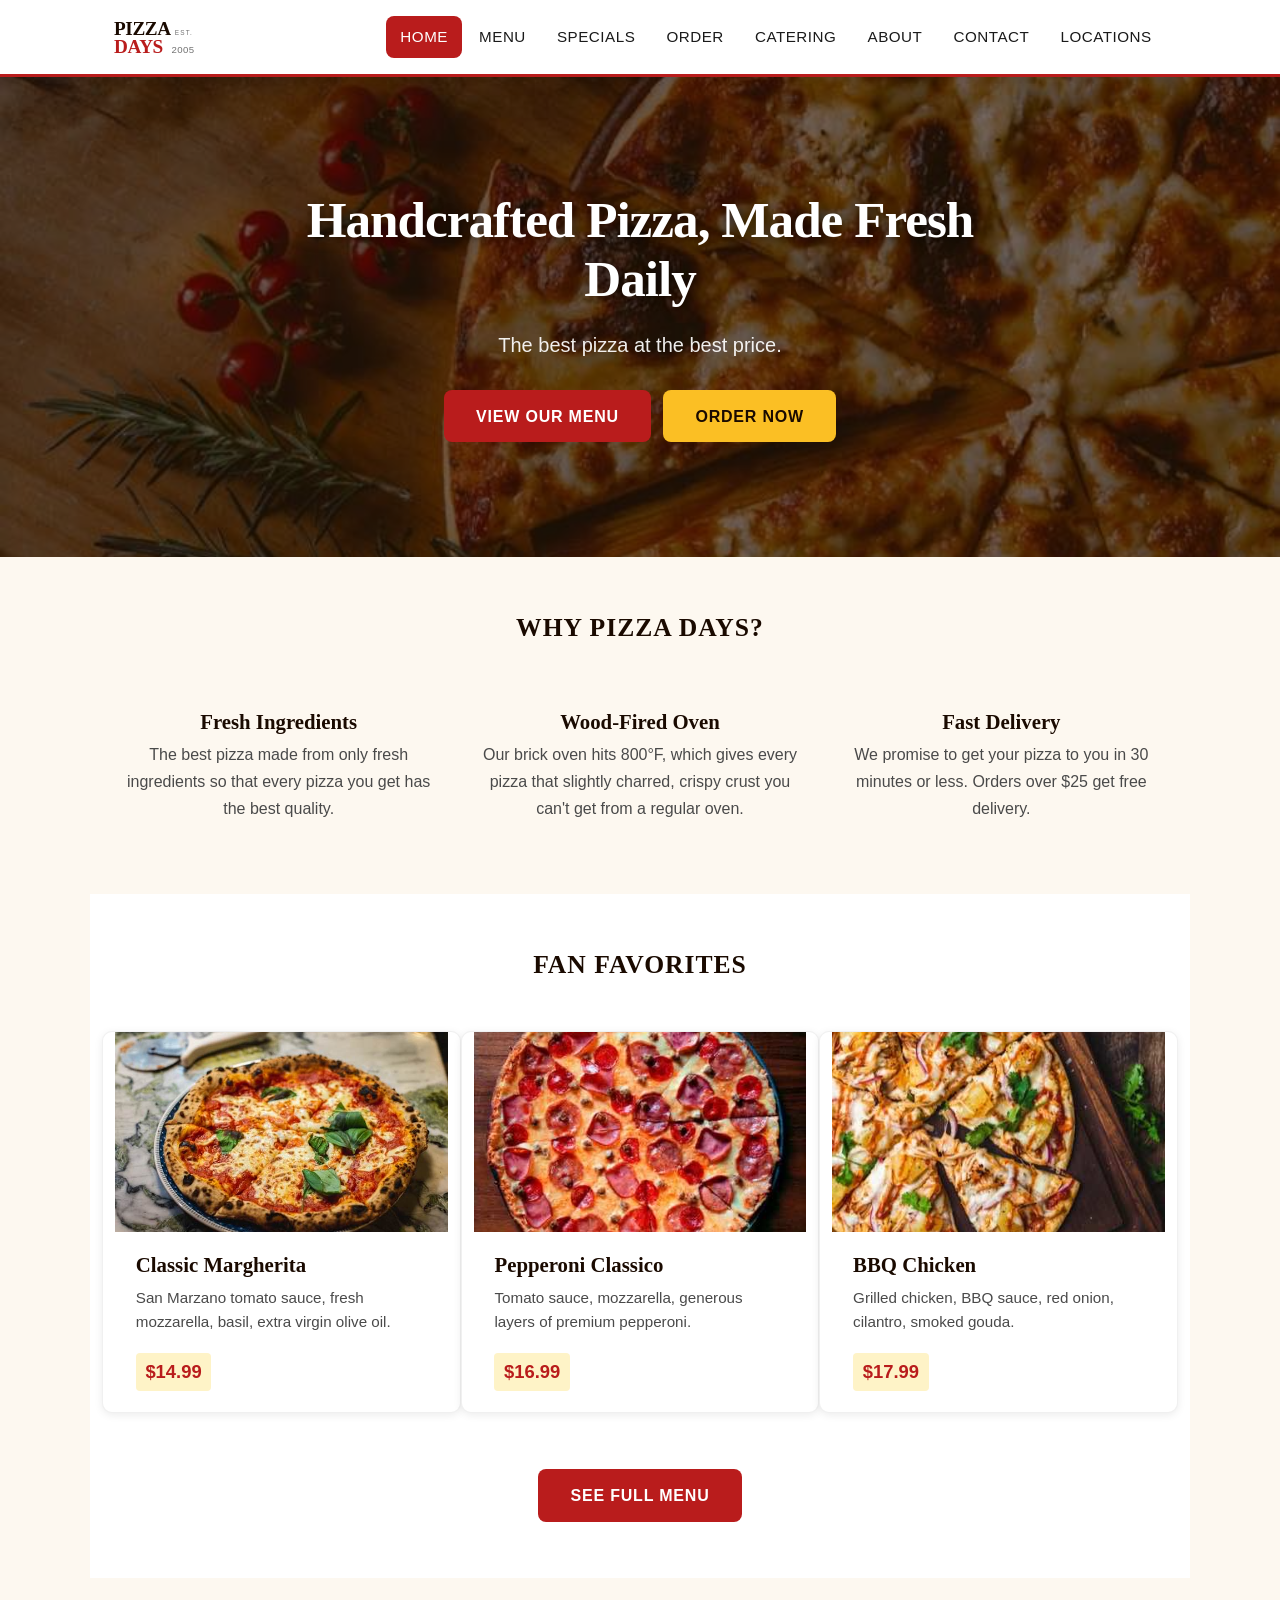
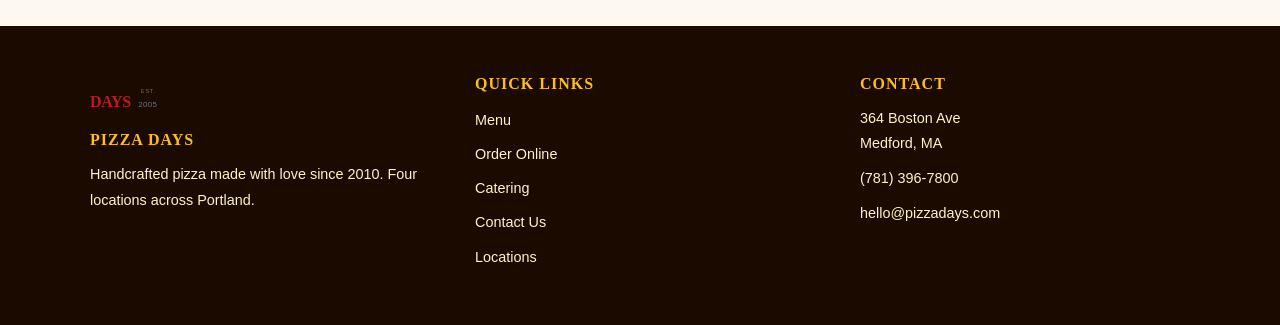
<file: index.html>
<!DOCTYPE html>
<html lang="en">
<head>
  <meta charset="UTF-8">
  <meta name="viewport" content="width=device-width, initial-scale=1.0">
  <meta name="keywords" content="Pizza Days, handcrafted pizza, wood-fired pizza, fresh ingredients, pizza delivery, Portland pizza">
  <title>Pizza Days | Handcrafted Pizza Since 2010</title>
  <link rel="stylesheet" href="css/styles.css">
  <!-- Page-specific styles (internal stylesheet) -->
  <style>
    .home-features {
      display: flex;
      flex-wrap: wrap;
      text-align: center;
      margin-top: 2rem;
      margin-left: -1rem;
      margin-right: -1rem;
    }
    .home-feature {
      width: 33.333%;
      padding: 1rem;
    }
    .home-feature-inner {
      background: #ffffff;
      border-radius: 10px;
      padding: 2rem 1.5rem;
      box-shadow: 0 2px 8px rgba(0,0,0,0.06);
      height: 100%;
      transition-property: transform, box-shadow;
      transition-duration: 0.3s;
      transition-timing-function: ease;
      border-bottom: 3px solid #b91c1c;
    }
    .home-feature-inner:hover {
      transform: translateY(-5px);
      box-shadow: 0 8px 25px rgba(0,0,0,0.12);
    }
    .home-feature-img {
      width: 100%;
      height: 160px;
      object-fit: cover;
      border-radius: 8px;
      margin-bottom: 1rem;
    }
    .home-feature-inner h3 {
      color: #1a0a00;
      margin-bottom: 0.5rem;
    }
    .home-feature-inner p {
      color: #4a4a4a;
      font-size: 0.95rem;
      line-height: 1.6;
    }
    @media (max-width: 768px) {
      .home-feature { width: 100%; }
    }
  </style>
</head>
<body>

  <!-- Header -->
  <header class="site-header">
    <div class="header-inner">
      <a href="index.html" class="logo-link">
        <img src="images/logo.svg" alt="Pizza Days Logo">
      </a>
      <button class="nav-toggle" aria-label="Toggle navigation">&#9776;</button>
      <nav class="main-nav">
        <ul>
          <li><a href="index.html">Home</a></li>
          <li><a href="menu.html">Menu</a></li>
          <li><a href="specials.html">Specials</a></li>
          <li><a href="order.html">Order</a></li>
          <li><a href="catering.html">Catering</a></li>
          <li><a href="about.html">About</a></li>
          <li><a href="contact.html">Contact</a></li>
          <li><a href="locations.html">Locations</a></li>
        </ul>
      </nav>
    </div>
  </header>

  <!-- Hero Section (CSS background image via .hero class) -->
  <section class="hero">
    <div class="hero-content">
      <h1>Handcrafted Pizza, Made Fresh Daily</h1>
      <p>The best pizza at the best price.</p>
      <a href="menu.html" class="btn btn-primary">View Our Menu</a>
      <a href="menu.html" class="btn btn-secondary" style="margin-left: 0.5rem;">Order Now</a>
    </div>
  </section>

  <!-- Why Pizza Days -->
  <section class="section">
    <div class="section-title">
      <h2>Why Pizza Days?</h2>
    </div>
    <div class="home-features">
      <div class="home-feature">
        <h3>Fresh Ingredients</h3>
        <p>The best pizza made from only fresh ingredients so that every pizza you get has the best quality.</p>
      </div>
      <div class="home-feature">
        <h3>Wood-Fired Oven</h3>
        <p>Our brick oven hits 800&deg;F, which gives every pizza that slightly charred, crispy crust you can't get from a regular oven.</p>
      </div>
      <div class="home-feature">
        <h3>Fast Delivery</h3>
        <p>We promise to get your pizza to you in 30 minutes or less. Orders over $25 get free delivery.</p>
      </div>
    </div>
  </section>

  <!-- Popular Picks -->
  <section class="section" style="background: #fff;">
    <div class="section-title">
      <h2>Fan Favorites</h2>
    </div>
    <div class="card-grid">
      <div class="card">
        <img src="images/pizza-margherita.jpg" alt="Classic Margherita Pizza" class="card-img">
        <div class="card-body">
          <h3>Classic Margherita</h3>
          <p>San Marzano tomato sauce, fresh mozzarella, basil, extra virgin olive oil.</p>
          <span class="card-price">$14.99</span>
        </div>
      </div>
      <div class="card">
        <img src="images/pizza-pepperoni.jpg" alt="Pepperoni Classico Pizza" class="card-img">
        <div class="card-body">
          <h3>Pepperoni Classico</h3>
          <p>Tomato sauce, mozzarella, generous layers of premium pepperoni.</p>
          <span class="card-price">$16.99</span>
        </div>
      </div>
      <div class="card">
        <img src="images/pizza-bbq-chicken.jpg" alt="BBQ Chicken Pizza" class="card-img">
        <div class="card-body">
          <h3>BBQ Chicken</h3>
          <p>Grilled chicken, BBQ sauce, red onion, cilantro, smoked gouda.</p>
          <span class="card-price">$17.99</span>
        </div>
      </div>
    </div>
    <div class="text-center mt-2">
      <a href="menu.html" class="btn btn-primary">See Full Menu</a>
    </div>
  </section>


  <!-- Footer -->
  <footer class="site-footer">
    <div class="footer-inner">
      <div class="footer-col">
        <a href="index.html" class="logo-link"><img src="images/logo.svg" alt="Pizza Days Logo" style="height:40px; margin-bottom:0.5rem;"></a>
        <h3>Pizza Days</h3>
        <p>Handcrafted pizza made with love since 2010. Four locations across Portland.</p>
      </div>
      <div class="footer-col">
        <h3>Quick Links</h3>
        <ul>
          <li><a href="menu.html">Menu</a></li>
          <li><a href="order.html">Order Online</a></li>
          <li><a href="catering.html">Catering</a></li>
          <li><a href="contact.html">Contact Us</a></li>
          <li><a href="locations.html">Locations</a></li>
        </ul>
      </div>
      <div class="footer-col">
        <h3>Contact</h3>
        <p>364 Boston Ave<br>Medford, MA</p>
        <p>(781) 396-7800</p>
        <p>hello@pizzadays.com</p>
      </div>
    </div>
  </footer>

  <script src="https://code.jquery.com/jquery-3.7.1.min.js"></script>
  <script src="js/main.js"></script>

</body>
</html>
</file>
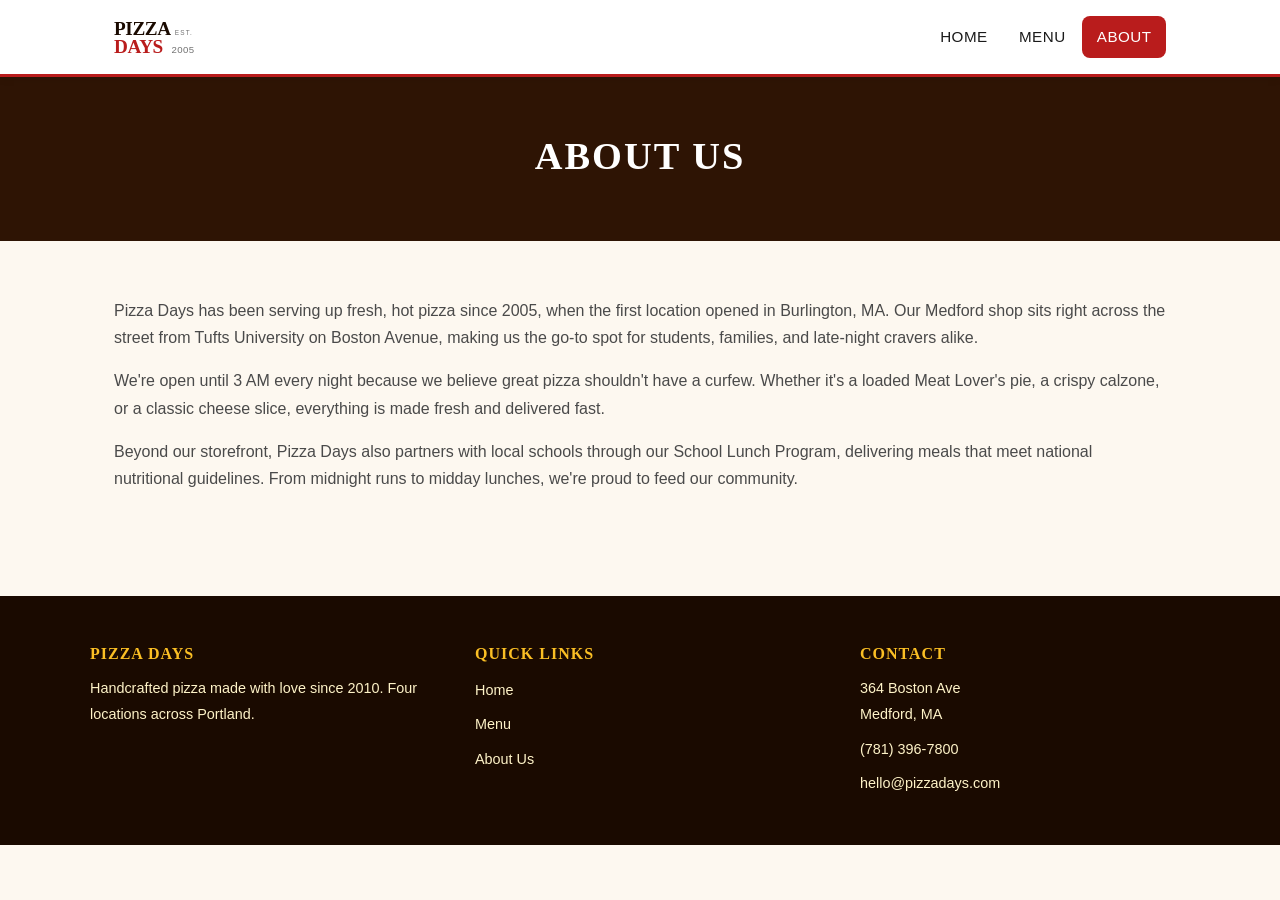
<file: about.html>
<!DOCTYPE html>
<html lang="en">
<head>
  <meta charset="UTF-8">
  <meta name="viewport" content="width=device-width, initial-scale=1.0">
  <meta name="keywords" content="about Pizza Days, our story, Portland pizza, wood-fired, family restaurant">
  <meta name="description" content="Learn about Pizza Days - our story, our values, and our commitment to handcrafted pizza.">
  <title>About Us | Pizza Days</title>
  <link rel="stylesheet" href="css/styles.css">
</head>
<body>

  <!-- Header -->
  <header class="site-header">
    <div class="header-inner">
      <a href="index.html" class="logo-link">
        <img src="images/logo.svg" alt="Pizza Days Logo">
      </a>
      <button class="nav-toggle" aria-label="Toggle navigation">&#9776;</button>
      <nav class="main-nav">
        <ul>
          <li><a href="index.html">Home</a></li>
          <li><a href="menu.html">Menu</a></li>
          <li><a href="about.html">About</a></li>
        </ul>
      </nav>
    </div>
  </header>

  <!-- Page Banner -->
  <section class="page-banner">
    <h1>About Us</h1>
  </section>

  <!-- About Content -->
  <section class="section">
    <p>Pizza Days has been serving up fresh, hot pizza since 2005, when the first location opened in Burlington, MA. Our Medford shop sits right across the street from Tufts University on Boston Avenue, making us the go-to spot for students, families, and late-night cravers alike.</p>
    <p class="mt-1">We're open until 3 AM every night because we believe great pizza shouldn't have a curfew. Whether it's a loaded Meat Lover's pie, a crispy calzone, or a classic cheese slice, everything is made fresh and delivered fast.</p>
    <p class="mt-1">Beyond our storefront, Pizza Days also partners with local schools through our School Lunch Program, delivering meals that meet national nutritional guidelines. From midnight runs to midday lunches, we're proud to feed our community.</p>
  </section>

  <!-- Footer -->
  <footer class="site-footer">
    <div class="footer-inner">
      <div class="footer-col">
        <h3>Pizza Days</h3>
        <p>Handcrafted pizza made with love since 2010. Four locations across Portland.</p>
      </div>
      <div class="footer-col">
        <h3>Quick Links</h3>
        <ul>
          <li><a href="index.html">Home</a></li>
          <li><a href="menu.html">Menu</a></li>
          <li><a href="about.html">About Us</a></li>
        </ul>
      </div>
      <div class="footer-col">
        <h3>Contact</h3>
        <p>364 Boston Ave<br>Medford, MA</p>
        <p>(781) 396-7800</p>
        <p>hello@pizzadays.com</p>
      </div>
    </div>
  </footer>

  <script src="https://code.jquery.com/jquery-3.7.1.min.js"></script>
  <script src="js/main.js"></script>

</body>
</html>
</file>
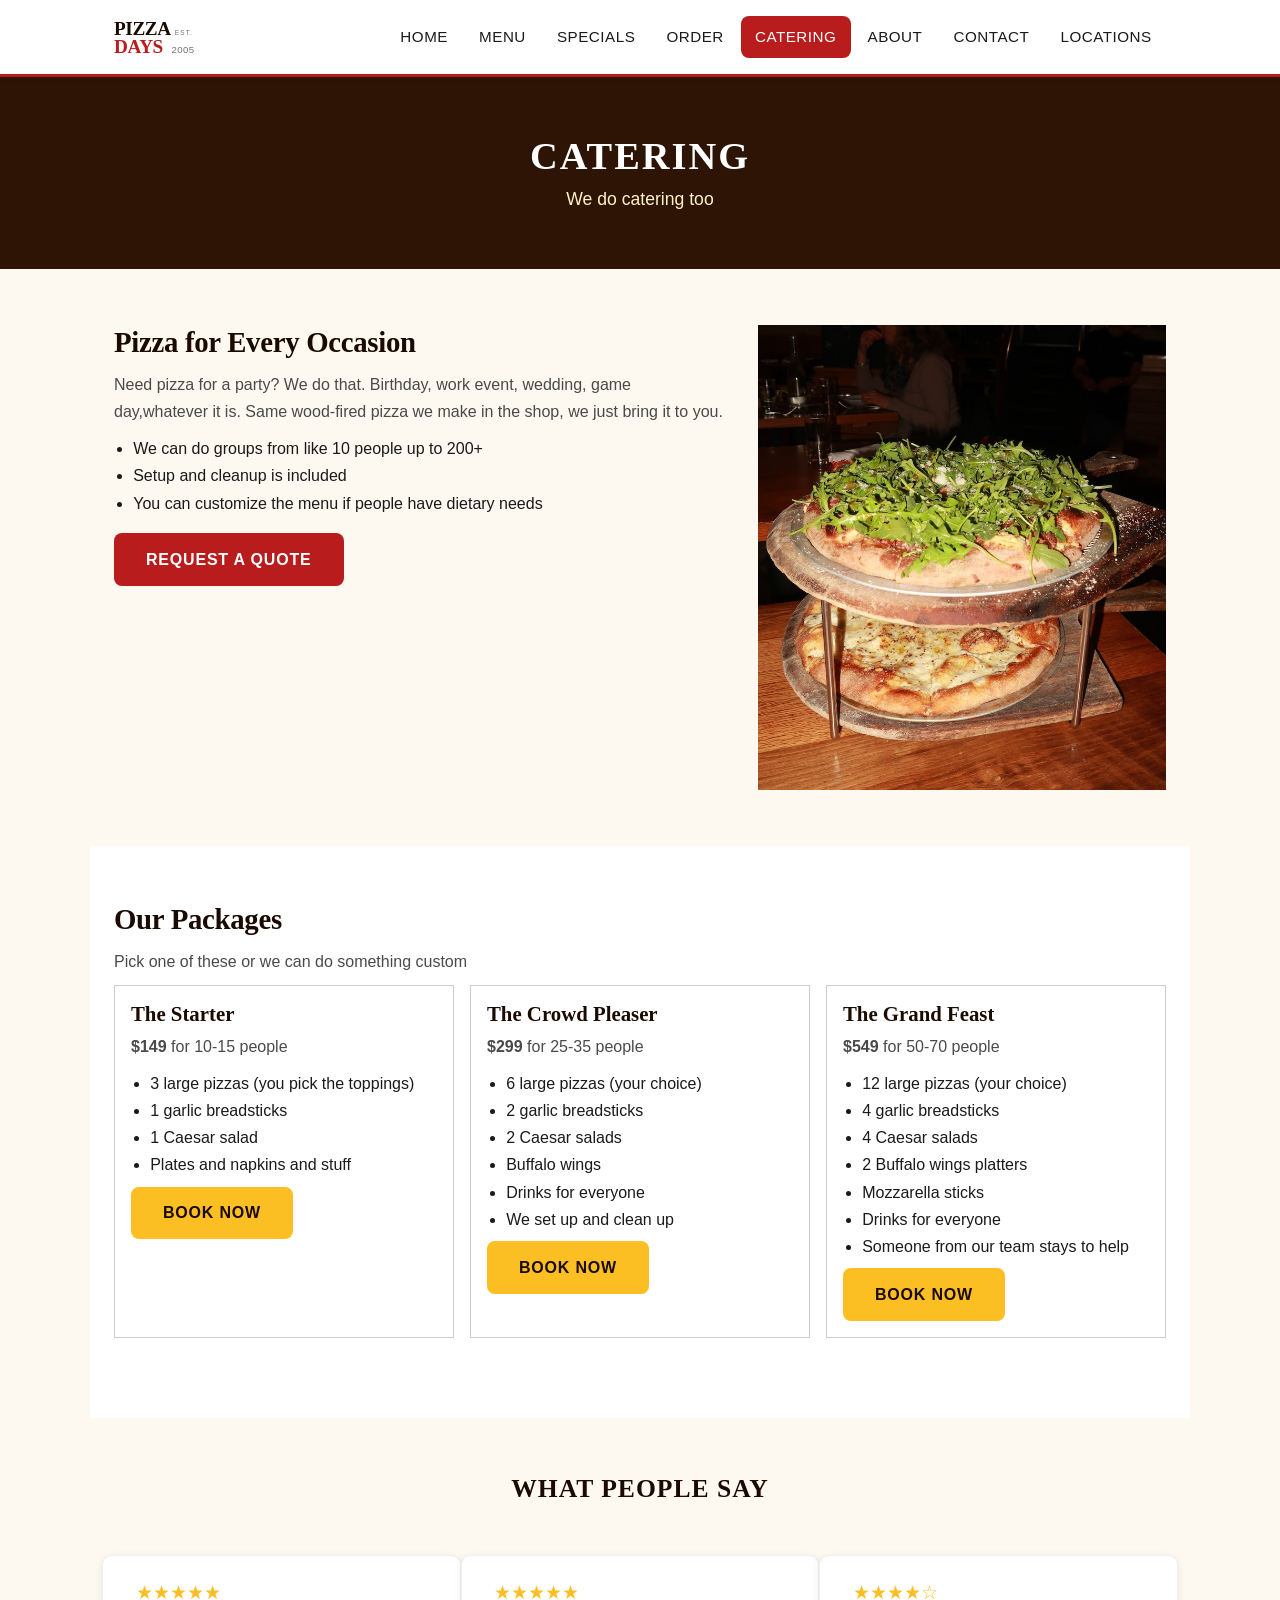
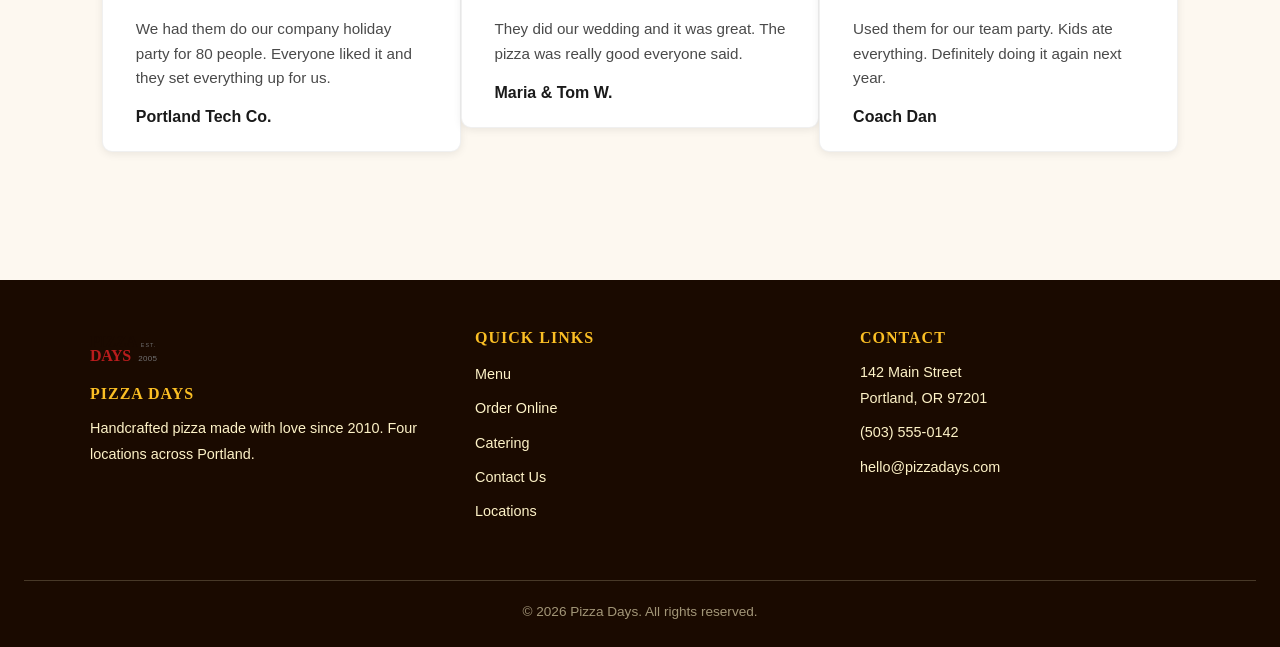
<file: catering.html>
<!DOCTYPE html>
<html lang="en">
<head>
  <meta charset="UTF-8">
  <meta name="viewport" content="width=device-width, initial-scale=1.0">
  <title>Catering | Pizza Days</title>
  <link rel="stylesheet" href="css/styles.css">
  <style>
  .pkg-wrap { display: flex; gap: 1rem; flex-wrap: wrap; }
  .pkg { border: 1px solid #ccc; padding: 1rem; margin-bottom: 1.5rem; background: #fff; flex: 1; min-width: 200px; }
  .pkg h3 { margin-top: 0; }
  .pkg ul { margin: 0.5rem 0; padding-left: 1.2rem; }
  </style>
</head>
<body>

<header class="site-header">
  <div class="header-inner">
    <a href="index.html" class="logo-link">
      <img src="images/logo.svg" alt="Pizza Days Logo">
    </a>
    <button class="nav-toggle">&#9776;</button>
    <nav class="main-nav">
      <ul>
        <li><a href="index.html">Home</a></li>
        <li><a href="menu.html">Menu</a></li>
        <li><a href="specials.html">Specials</a></li>
        <li><a href="order.html">Order</a></li>
        <li><a href="catering.html">Catering</a></li>
        <li><a href="about.html">About</a></li>
        <li><a href="contact.html">Contact</a></li>
        <li><a href="locations.html">Locations</a></li>
      </ul>
    </nav>
  </div>
</header>

<section class="page-banner">
  <h1>Catering</h1>
  <p>We do catering too</p>
</section>

<div class="section">
  <div class="two-col">
    <div>
      <h2>Pizza for Every Occasion</h2>
      <p>Need pizza for a party? We do that. Birthday, work event, wedding, game day,whatever it is. Same wood-fired pizza we make in the shop, we just bring it to you.</p>
      <ul style="padding-left: 1.2rem;">
        <li>We can do groups from like 10 people up to 200+</li>
        <li>Setup and cleanup is included</li>
        <li>You can customize the menu if people have dietary needs</li>
      </ul>
      <a href="contact.html" class="btn btn-primary mt-1">Request a Quote</a>
    </div>
    <div>
      <img src="images/catering-pizza.png" alt="Pizza on wooden stand">
    </div>
  </div>
</div>

<!-- packages -->
<div class="section" style="background-color: white;">
  <h2>Our Packages</h2>
  <p>Pick one of these or we can do something custom</p>

  <div class="pkg-wrap">
  <div class="pkg">
    <h3>The Starter</h3>
    <p><strong>$149</strong> for 10-15 people</p>
    <ul>
      <li>3 large pizzas (you pick the toppings)</li>
      <li>1 garlic breadsticks</li>
      <li>1 Caesar salad</li>
      <li>Plates and napkins and stuff</li>
    </ul>
    <a href="contact.html" class="btn btn-secondary">Book Now</a>
  </div>

  <div class="pkg">
    <h3>The Crowd Pleaser</h3>
    <p><strong>$299</strong> for 25-35 people</p>
    <ul>
      <li>6 large pizzas (your choice)</li>
      <li>2 garlic breadsticks</li>
      <li>2 Caesar salads</li>
      <li>Buffalo wings</li>
      <li>Drinks for everyone</li>
      <li>We set up and clean up</li>
    </ul>
    <a href="contact.html" class="btn btn-secondary">Book Now</a>
  </div>

  <div class="pkg">
    <h3>The Grand Feast</h3>
    <p><strong>$549</strong> for 50-70 people</p>
    <ul>
      <li>12 large pizzas (your choice)</li>
      <li>4 garlic breadsticks</li>
      <li>4 Caesar salads</li>
      <li>2 Buffalo wings platters</li>
      <li>Mozzarella sticks</li>
      <li>Drinks for everyone</li>
      <li>Someone from our team stays to help</li>
    </ul>
    <a href="contact.html" class="btn btn-secondary">Book Now</a>
  </div>

  </div>
</div>

<div class="section">
  <div class="section-title">
    <h2>What People Say</h2>
  </div>
  <div class="card-grid">

    <div class="card">
      <div class="card-body">
        <div style="color: #fbbf24; font-size: 1.2rem; margin-bottom: 0.5rem;">★★★★★</div>
        <p>We had them do our company holiday party for 80 people. Everyone liked it and they set everything up for us.</p>
        <div style="font-weight: bold; margin-top: 0.8rem;">Portland Tech Co.</div>
      </div>
    </div>

    <div class="card">
      <div class="card-body">
        <div style="color: #fbbf24; font-size: 1.2rem; margin-bottom: 0.5rem;">★★★★★</div>
        <p>They did our wedding and it was great. The pizza was really good everyone said.</p>
        <div style="font-weight: bold; margin-top: 0.8rem;">Maria & Tom W.</div>
      </div>
    </div>

    <div class="card">
      <div class="card-body">
        <div style="color: #fbbf24; font-size: 1.2rem; margin-bottom: 0.5rem;">★★★★☆</div>
        <p>Used them for our team party. Kids ate everything. Definitely doing it again next year.</p>
        <div style="font-weight: bold; margin-top: 0.8rem;">Coach Dan</div>
      </div>
    </div>

  </div>
</div>

<footer class="site-footer">
  <div class="footer-inner">
    <div class="footer-col">
      <a href="index.html" class="logo-link"><img src="images/logo.svg" alt="Pizza Days Logo" style="height:40px; margin-bottom:0.5rem;"></a>
      <h3>Pizza Days</h3>
      <p>Handcrafted pizza made with love since 2010. Four locations across Portland.</p>
    </div>
    <div class="footer-col">
      <h3>Quick Links</h3>
      <ul>
        <li><a href="menu.html">Menu</a></li>
        <li><a href="order.html">Order Online</a></li>
        <li><a href="catering.html">Catering</a></li>
        <li><a href="contact.html">Contact Us</a></li>
        <li><a href="locations.html">Locations</a></li>
      </ul>
    </div>
    <div class="footer-col">
      <h3>Contact</h3>
      <p>142 Main Street<br>Portland, OR 97201</p>
      <p>(503) 555-0142</p>
      <p>hello@pizzadays.com</p>
    </div>
  </div>
  <div class="footer-bottom">
    &copy; <span id="footer-year"></span> Pizza Days. All rights reserved.
  </div>
</footer>

<script src="https://code.jquery.com/jquery-3.7.1.min.js"></script>
<script src="js/main.js"></script>

</body>
</html>
</file>
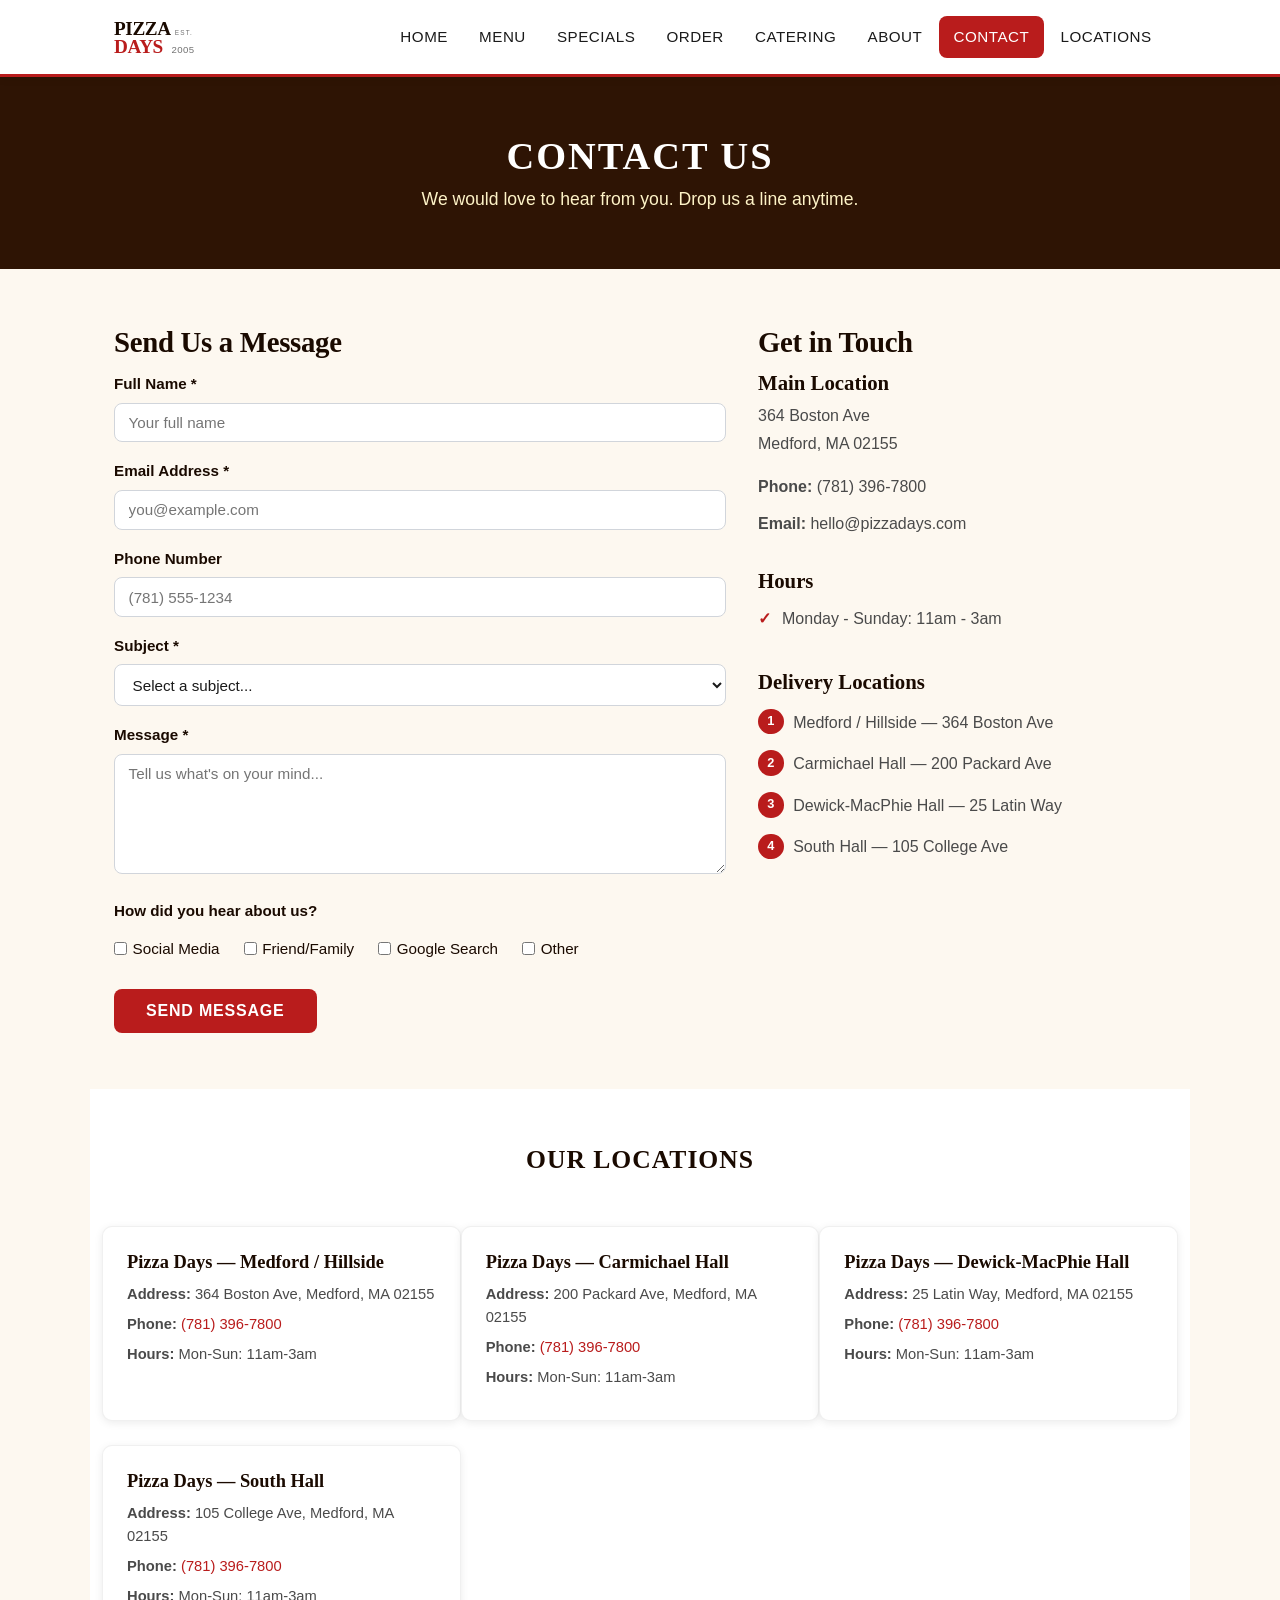
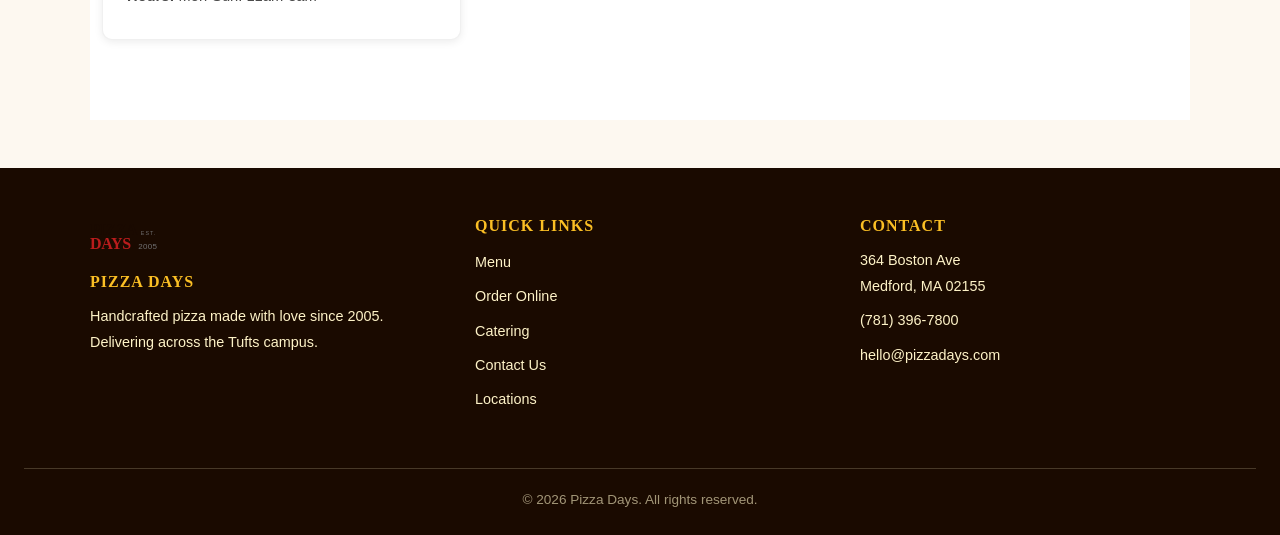
<file: contact.html>
<!DOCTYPE html>
<html lang="en">
<head>
  <meta charset="UTF-8">
  <meta name="viewport" content="width=device-width, initial-scale=1.0">
  <meta name="keywords" content="contact Pizza Days, phone, email, Tufts pizza, Medford pizza, feedback">
  <meta name="description" content="Get in touch with Pizza Days. Send us a message or give us a call. Located near Tufts University.">
  <title>Contact Us | Pizza Days</title>
  <link rel="stylesheet" href="css/styles.css">
</head>
<body>

  <!-- Header -->
  <header class="site-header">
    <div class="header-inner">
      <a href="index.html" class="logo-link">
        <img src="images/logo.svg" alt="Pizza Days Logo">
      </a>
      <button class="nav-toggle" aria-label="Toggle navigation">&#9776;</button>
      <nav class="main-nav">
        <ul>
          <li><a href="index.html">Home</a></li>
          <li><a href="menu.html">Menu</a></li>
          <li><a href="specials.html">Specials</a></li>
          <li><a href="order.html">Order</a></li>
          <li><a href="catering.html">Catering</a></li>
          <li><a href="about.html">About</a></li>
          <li><a href="contact.html">Contact</a></li>
          <li><a href="locations.html">Locations</a></li>
        </ul>
      </nav>
    </div>
  </header>

  <!-- Page Banner -->
  <section class="page-banner">
    <h1>Contact Us</h1>
    <p>We would love to hear from you. Drop us a line anytime.</p>
  </section>

  <!-- Contact Form + Info -->
  <section class="section">
    <div class="two-col">
      <!-- Contact Form -->
      <div>
        <h2>Send Us a Message</h2>
        <form id="contact-form" novalidate>
          <div class="form-group">
            <label for="contact-name">Full Name *</label>
            <input type="text" id="contact-name" name="name" placeholder="Your full name">
            <div class="error-msg"></div>
          </div>

          <div class="form-group">
            <label for="contact-email">Email Address *</label>
            <input type="email" id="contact-email" name="email" placeholder="you@example.com">
            <div class="error-msg"></div>
          </div>

          <div class="form-group">
            <label for="contact-phone">Phone Number</label>
            <input type="tel" id="contact-phone" name="phone" placeholder="(781) 555-1234">
            <div class="error-msg"></div>
          </div>

          <div class="form-group">
            <label for="contact-subject">Subject *</label>
            <select id="contact-subject" name="subject">
              <option value="">Select a subject...</option>
              <option value="general">General Inquiry</option>
              <option value="feedback">Feedback</option>
              <option value="catering">Catering Request</option>
              <option value="complaint">Complaint</option>
              <option value="other">Other</option>
            </select>
            <div class="error-msg"></div>
          </div>

          <div class="form-group">
            <label for="contact-message">Message *</label>
            <textarea id="contact-message" name="message" placeholder="Tell us what's on your mind..."></textarea>
            <div class="error-msg"></div>
          </div>

          <div class="form-group">
            <label>How did you hear about us?</label>
            <div class="checkbox-group">
              <label><input type="checkbox" name="source" value="social"> Social Media</label>
              <label><input type="checkbox" name="source" value="friend"> Friend/Family</label>
              <label><input type="checkbox" name="source" value="search"> Google Search</label>
              <label><input type="checkbox" name="source" value="other"> Other</label>
            </div>
          </div>

          <button type="submit" class="btn btn-primary">Send Message</button>
        </form>
      </div>

      <!-- Contact Info -->
      <div>
        <h2>Get in Touch</h2>
        <h3>Main Location</h3>
        <p>364 Boston Ave<br>Medford, MA 02155</p>
        <p class="mt-1"><strong>Phone:</strong> (781) 396-7800</p>
        <p><strong>Email:</strong> hello@pizzadays.com</p>

        <h3 class="mt-2">Hours</h3>
        <ul class="feature-list">
          <li>Monday - Sunday: 11am - 3am</li>
        </ul>

        <h3 class="mt-2">Delivery Locations</h3>
        <ol class="numbered-list">
          <li>Medford / Hillside &mdash; 364 Boston Ave</li>
          <li>Carmichael Hall &mdash; 200 Packard Ave</li>
          <li>Dewick-MacPhie Hall &mdash; 25 Latin Way</li>
          <li>South Hall &mdash; 105 College Ave</li>
        </ol>
      </div>
    </div>
  </section>

  <!-- Locations from JSON -->
  <section class="section" style="background: #fff;">
    <div class="section-title">
      <h2>Our Locations</h2>
    </div>
    <div class="card-grid" id="locations-container">
      <!-- Built by locations.js from JSON -->
    </div>
  </section>

  <!-- Thank You Modal -->
  <div class="modal-overlay" id="thank-you-modal">
    <div class="modal">
      <h2>Thank You!</h2>
      <p>Your message has been received. We will get back to you within 24 hours.</p>
      <button class="btn btn-primary modal-close">Got It</button>
    </div>
  </div>

  <!-- Footer -->
  <footer class="site-footer">
    <div class="footer-inner">
      <div class="footer-col">
        <a href="index.html" class="logo-link"><img src="images/logo.svg" alt="Pizza Days Logo" style="height:40px; margin-bottom:0.5rem;"></a>
        <h3>Pizza Days</h3>
        <p>Handcrafted pizza made with love since 2005. Delivering across the Tufts campus.</p>
      </div>
      <div class="footer-col">
        <h3>Quick Links</h3>
        <ul>
          <li><a href="menu.html">Menu</a></li>
          <li><a href="order.html">Order Online</a></li>
          <li><a href="catering.html">Catering</a></li>
          <li><a href="contact.html">Contact Us</a></li>
          <li><a href="locations.html">Locations</a></li>
        </ul>
      </div>
      <div class="footer-col">
        <h3>Contact</h3>
        <p>364 Boston Ave<br>Medford, MA 02155</p>
        <p>(781) 396-7800</p>
        <p>hello@pizzadays.com</p>
      </div>
    </div>
    <div class="footer-bottom">
      &copy; <span id="footer-year"></span> Pizza Days. All rights reserved.
    </div>
  </footer>

  <script src="https://code.jquery.com/jquery-3.7.1.min.js"></script>
  <script src="js/main.js"></script>
  <script src="js/contact.js"></script>
  <script src="js/locations.js"></script>

</body>
</html>
</file>
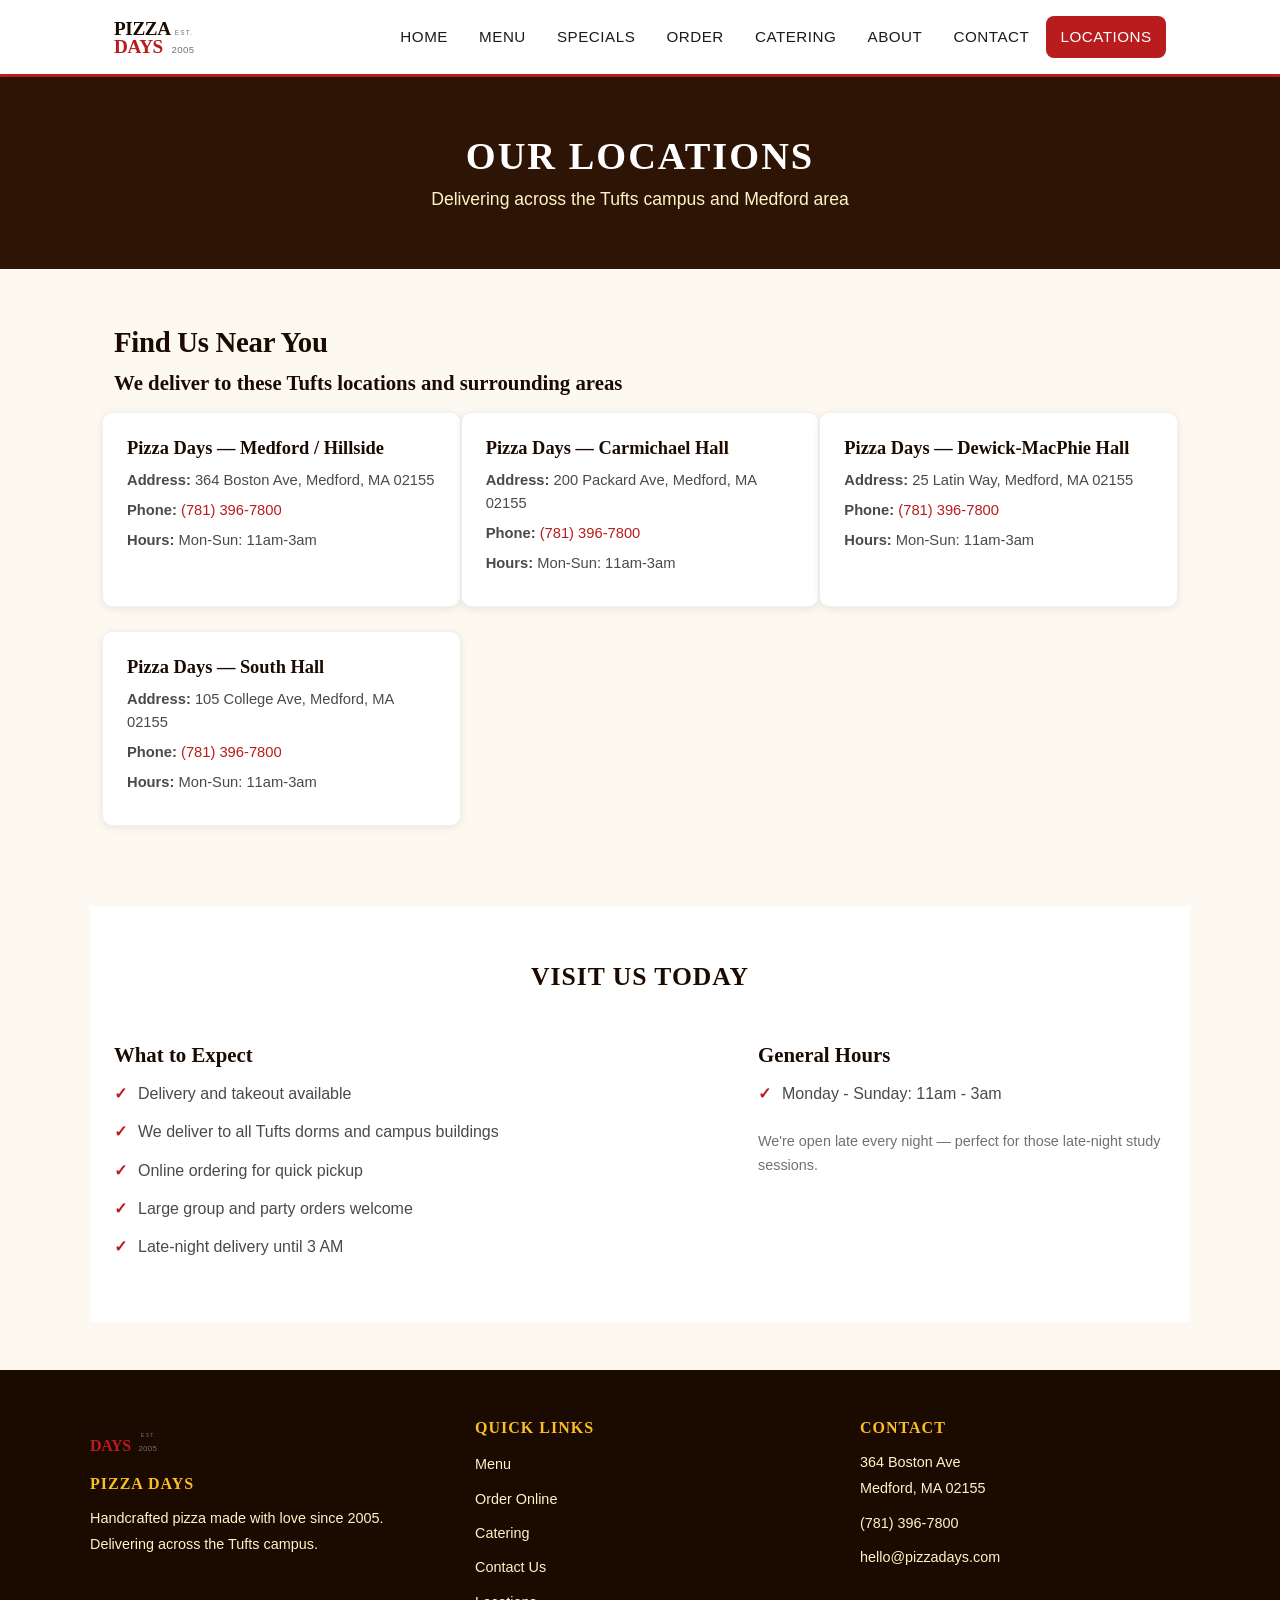
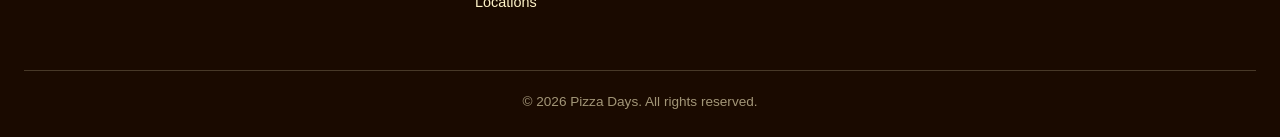
<file: locations.html>
<!DOCTYPE html>
<html lang="en">
<head>
  <meta charset="UTF-8">
  <meta name="viewport" content="width=device-width, initial-scale=1.0">
  <meta name="keywords" content="Pizza Days locations, Tufts pizza, Medford pizza, delivery, campus delivery">
  <meta name="description" content="Find Pizza Days delivery locations near Tufts University. We deliver across campus.">
  <title>Locations | Pizza Days</title>
  <link rel="stylesheet" href="css/styles.css">
</head>
<body>

  <!-- Header -->
  <header class="site-header">
    <div class="header-inner">
      <a href="index.html" class="logo-link">
        <img src="images/logo.svg" alt="Pizza Days Logo">
      </a>
      <button class="nav-toggle" aria-label="Toggle navigation">&#9776;</button>
      <nav class="main-nav">
        <ul>
          <li><a href="index.html">Home</a></li>
          <li><a href="menu.html">Menu</a></li>
          <li><a href="specials.html">Specials</a></li>
          <li><a href="order.html">Order</a></li>
          <li><a href="catering.html">Catering</a></li>
          <li><a href="about.html">About</a></li>
          <li><a href="contact.html">Contact</a></li>
          <li><a href="locations.html">Locations</a></li>
        </ul>
      </nav>
    </div>
  </header>

  <!-- Page Banner -->
  <section class="page-banner">
    <h1>Our Locations</h1>
    <p>Delivering across the Tufts campus and Medford area</p>
  </section>

  <!-- Locations Grid -->
  <section class="section">
    <h2>Find Us Near You</h2>
    <h3>We deliver to these Tufts locations and surrounding areas</h3>
    <div class="card-grid mt-1" id="locations-container">
      <!-- Built by locations.js from JSON -->
    </div>
  </section>

  <!-- General Info -->
  <section class="section" style="background: #fff;">
    <div class="section-title">
      <h2>Visit Us Today</h2>
    </div>
    <div class="two-col">
      <div>
        <h3>What to Expect</h3>
        <ul class="feature-list">
          <li>Delivery and takeout available</li>
          <li>We deliver to all Tufts dorms and campus buildings</li>
          <li>Online ordering for quick pickup</li>
          <li>Large group and party orders welcome</li>
          <li>Late-night delivery until 3 AM</li>
        </ul>
      </div>
      <div>
        <h3>General Hours</h3>
        <ul class="feature-list">
          <li>Monday - Sunday: 11am - 3am</li>
        </ul>
        <p class="mt-1" style="color: #717171; font-size: 0.9rem;">We're open late every night — perfect for those late-night study sessions.</p>
      </div>
    </div>
  </section>

  <!-- Footer -->
  <footer class="site-footer">
    <div class="footer-inner">
      <div class="footer-col">
        <a href="index.html" class="logo-link"><img src="images/logo.svg" alt="Pizza Days Logo" style="height:40px; margin-bottom:0.5rem;"></a>
        <h3>Pizza Days</h3>
        <p>Handcrafted pizza made with love since 2005. Delivering across the Tufts campus.</p>
      </div>
      <div class="footer-col">
        <h3>Quick Links</h3>
        <ul>
          <li><a href="menu.html">Menu</a></li>
          <li><a href="order.html">Order Online</a></li>
          <li><a href="catering.html">Catering</a></li>
          <li><a href="contact.html">Contact Us</a></li>
          <li><a href="locations.html">Locations</a></li>
        </ul>
      </div>
      <div class="footer-col">
        <h3>Contact</h3>
        <p>364 Boston Ave<br>Medford, MA 02155</p>
        <p>(781) 396-7800</p>
        <p>hello@pizzadays.com</p>
      </div>
    </div>
    <div class="footer-bottom">
      &copy; <span id="footer-year"></span> Pizza Days. All rights reserved.
    </div>
  </footer>

  <script src="https://code.jquery.com/jquery-3.7.1.min.js"></script>
  <script src="js/main.js"></script>
  <script src="js/locations.js"></script>

</body>
</html>
</file>
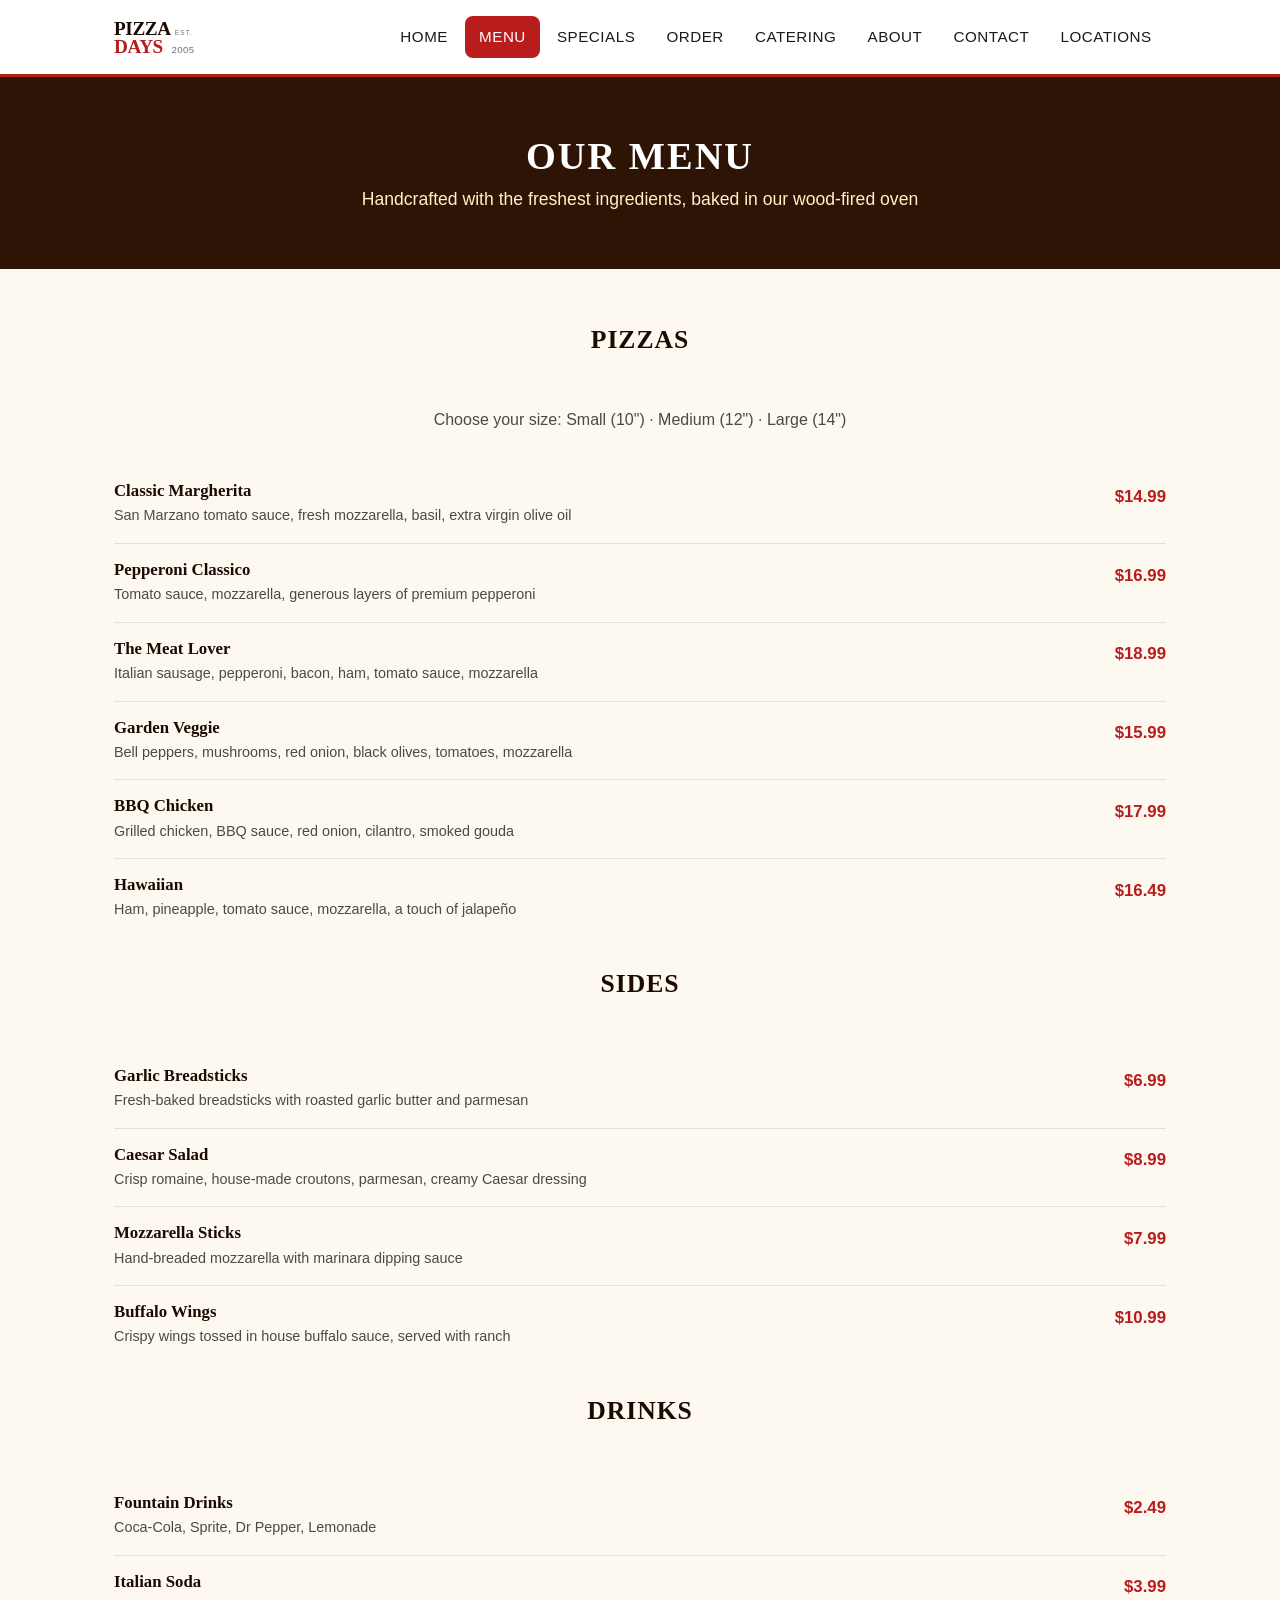
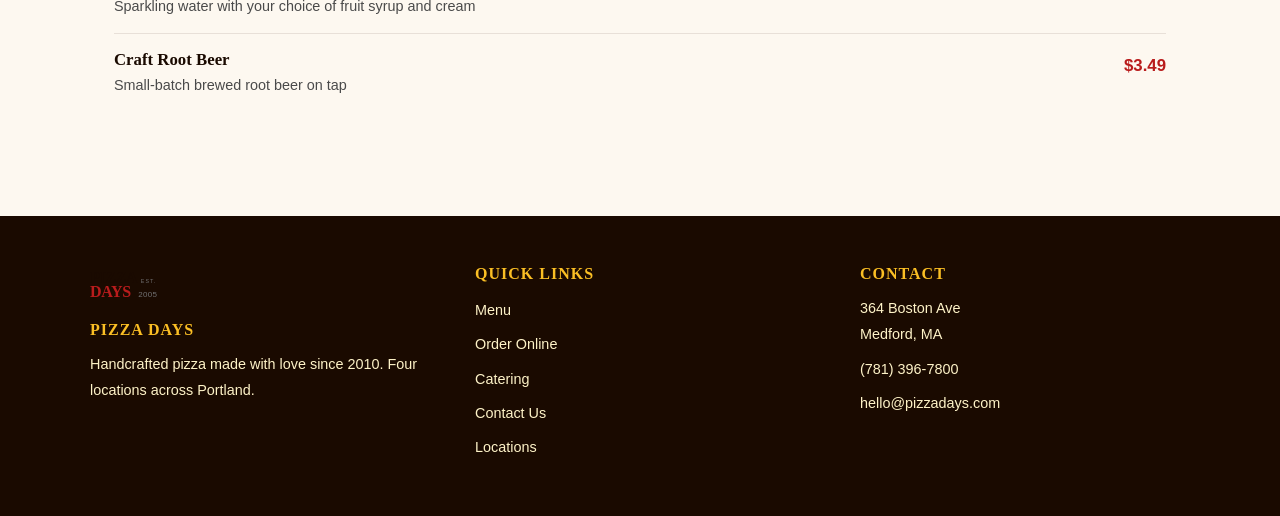
<file: menu.html>
<!DOCTYPE html>
<html lang="en">
<head>
  <meta charset="UTF-8">
  <meta name="viewport" content="width=device-width, initial-scale=1.0">
  <meta name="keywords" content="pizza menu, Italian food, pepperoni, margherita, sides, drinks, Pizza Days">
  <meta name="description" content="Browse the full Pizza Days menu - handcrafted pizzas, fresh sides, and refreshing drinks.">
  <title>Menu | Pizza Days</title>
  <link rel="stylesheet" href="css/styles.css">
</head>
<body>

  <!-- Header -->
  <header class="site-header">
    <div class="header-inner">
      <a href="index.html" class="logo-link">
        <img src="images/logo.svg" alt="Pizza Days Logo">
      </a>
      <button class="nav-toggle" aria-label="Toggle navigation">&#9776;</button>
      <nav class="main-nav">
        <ul>
          <li><a href="index.html">Home</a></li>
          <li><a href="menu.html">Menu</a></li>
          <li><a href="specials.html">Specials</a></li>
          <li><a href="order.html">Order</a></li>
          <li><a href="catering.html">Catering</a></li>
          <li><a href="about.html">About</a></li>
          <li><a href="contact.html">Contact</a></li>
          <li><a href="locations.html">Locations</a></li>
        </ul>
      </nav>
    </div>
  </header>

  <!-- Page Banner -->
  <section class="page-banner">
    <h1>Our Menu</h1>
    <p>Handcrafted with the freshest ingredients, baked in our wood-fired oven</p>
  </section>

  <!-- Menu Content -->
  <section class="section">

    <!-- Pizza Section -->
    <div class="menu-section" id="pizza-section">
      <div class="section-title">
        <h2>Pizzas</h2>
      </div>
      <p class="text-center mb-2">Choose your size: Small (10") &middot; Medium (12") &middot; Large (14")</p>
      <ul class="menu-list" id="pizza-grid">
        <!-- Built by menu.js -->
      </ul>
    </div>

    <!-- Sides Section -->
    <div class="menu-section mt-2" id="sides-section">
      <div class="section-title">
        <h2>Sides</h2>
      </div>
      <ul class="menu-list" id="sides-grid">
        <!-- Built by menu.js -->
      </ul>
    </div>

    <!-- Drinks Section -->
    <div class="menu-section mt-2" id="drinks-section">
      <div class="section-title">
        <h2>Drinks</h2>
      </div>
      <ul class="menu-list" id="drinks-grid">
        <!-- Built by menu.js -->
      </ul>
    </div>
  </section>

  <!-- Footer -->
  <footer class="site-footer">
    <div class="footer-inner">
      <div class="footer-col">
        <a href="index.html" class="logo-link"><img src="images/logo.svg" alt="Pizza Days Logo" style="height:40px; margin-bottom:0.5rem;"></a>
        <h3>Pizza Days</h3>
        <p>Handcrafted pizza made with love since 2010. Four locations across Portland.</p>
      </div>
      <div class="footer-col">
        <h3>Quick Links</h3>
        <ul>
          <li><a href="menu.html">Menu</a></li>
          <li><a href="order.html">Order Online</a></li>
          <li><a href="catering.html">Catering</a></li>
          <li><a href="contact.html">Contact Us</a></li>
          <li><a href="locations.html">Locations</a></li>
        </ul>
      </div>
      <div class="footer-col">
        <h3>Contact</h3>
        <p>364 Boston Ave<br>Medford, MA</p>
        <p>(781) 396-7800</p>
        <p>hello@pizzadays.com</p>
      </div>
    </div>
  </footer>

  <script src="https://code.jquery.com/jquery-3.7.1.min.js"></script>
  <script src="js/main.js"></script>
  <script src="js/menu.js"></script>

</body>
</html>
</file>
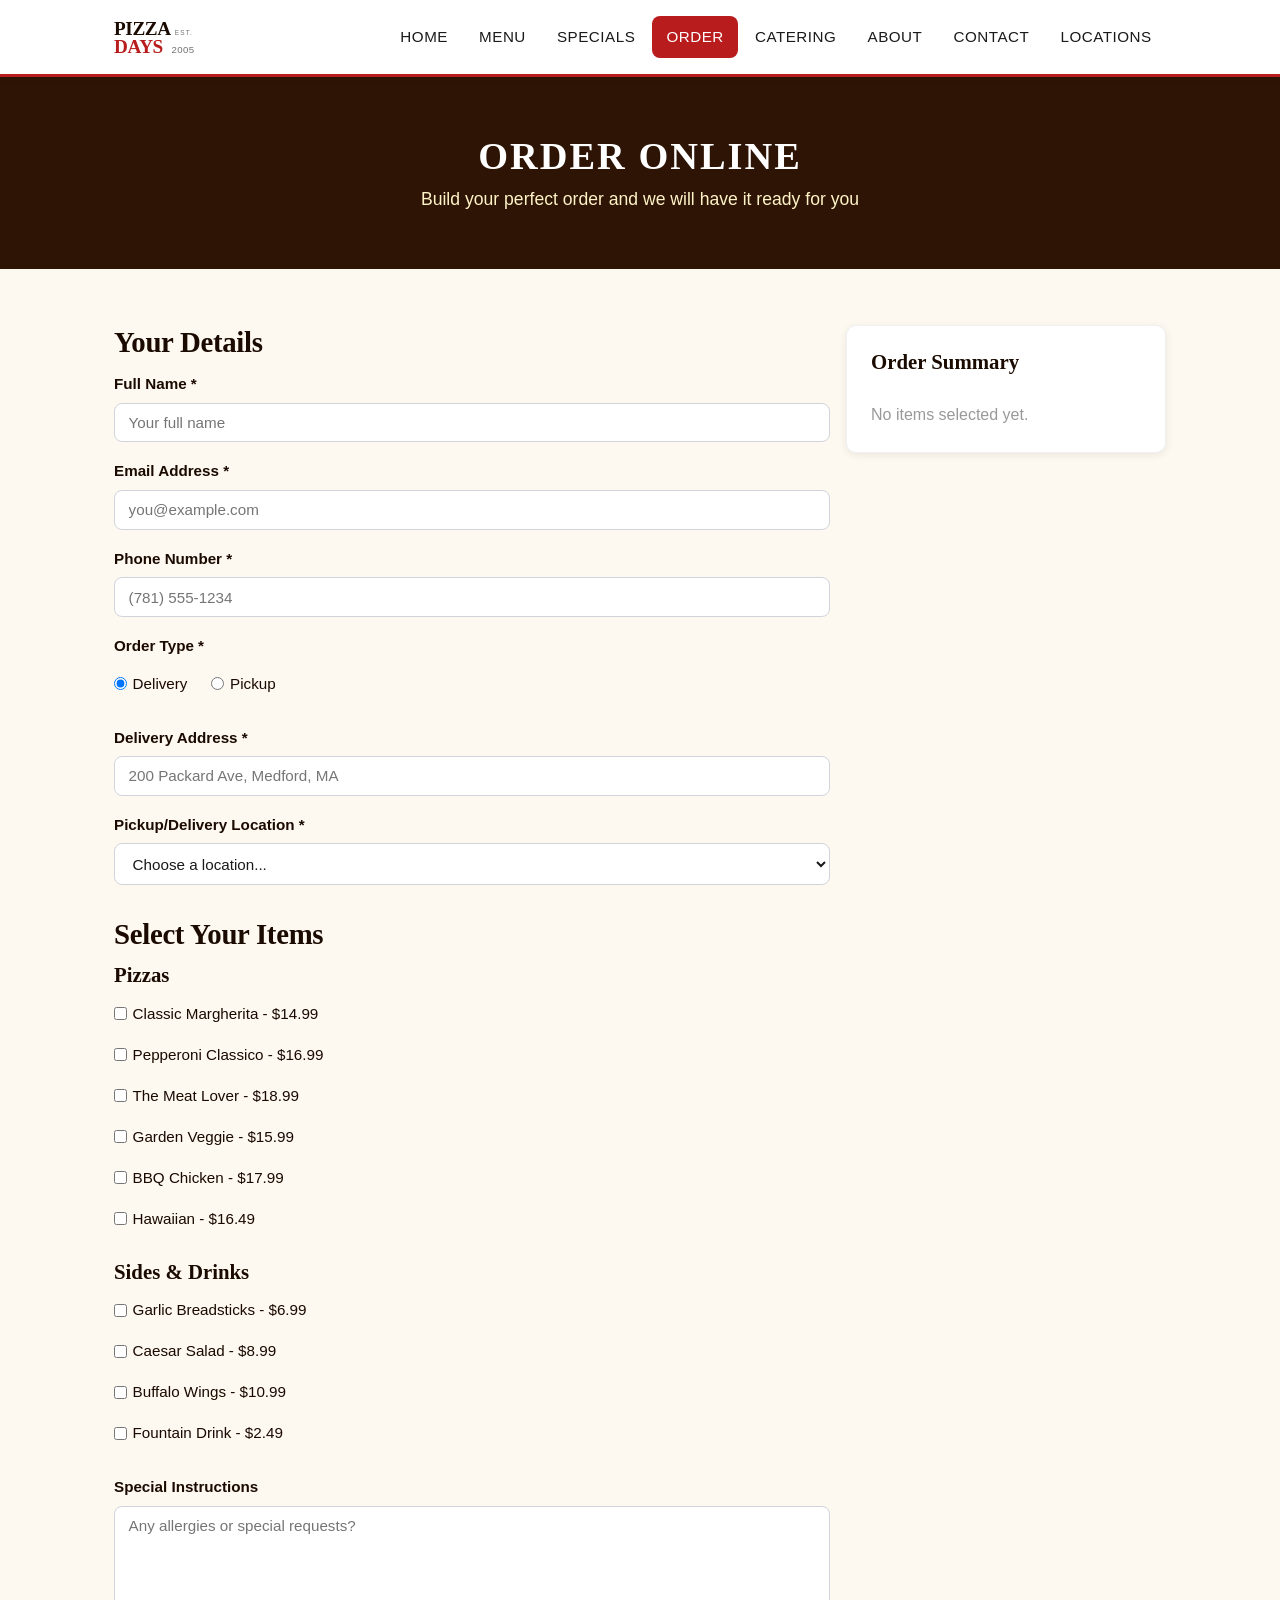
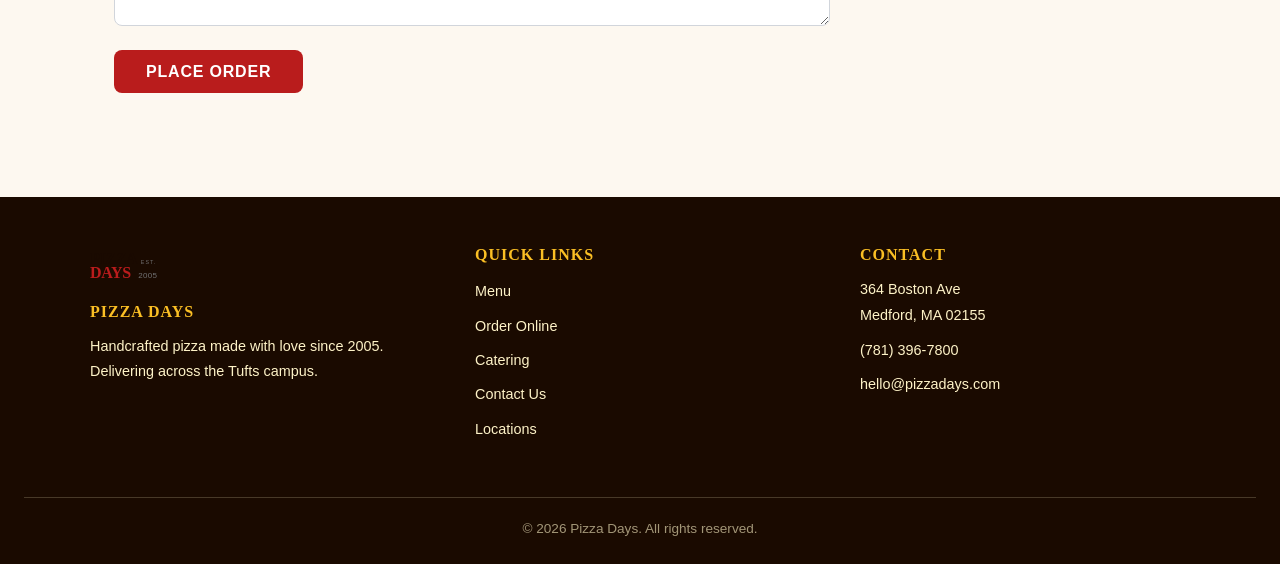
<file: order.html>
<!DOCTYPE html>
<html lang="en">
<head>
  <meta charset="UTF-8">
  <meta name="viewport" content="width=device-width, initial-scale=1.0">
  <title>Order Online | Pizza Days</title>
  <link rel="stylesheet" href="css/styles.css">
  <style>
  .order-layout { display: flex; flex-wrap: wrap; gap: 1rem; }
  .order-layout > *:first-child { flex: 1; min-width: 300px; }
  .order-layout > *:last-child { width: 320px; }
  .order-summary h3 { border-bottom: none; }
  @media (max-width: 768px) {
    .order-layout > *:last-child { width: 100%; }
  }
  </style>
</head>
<body>

<header class="site-header">
  <div class="header-inner">
    <a href="index.html" class="logo-link">
      <img src="images/logo.svg" alt="Pizza Days Logo">
    </a>
    <button class="nav-toggle">&#9776;</button>
      <nav class="main-nav">
        <ul>
          <li><a href="index.html">Home</a></li>
          <li><a href="menu.html">Menu</a></li>
          <li><a href="specials.html">Specials</a></li>
          <li><a href="order.html">Order</a></li>
          <li><a href="catering.html">Catering</a></li>
          <li><a href="about.html">About</a></li>
          <li><a href="contact.html">Contact</a></li>
          <li><a href="locations.html">Locations</a></li>
        </ul>
    </nav>
  </div>
</header>

<section class="page-banner">
  <h1>Order Online</h1>
  <p>Build your perfect order and we will have it ready for you</p>
</section>

<div class="section">
  <div class="order-layout">
    <div>
      <h2>Your Details</h2>
        <form id="order-form" novalidate>
          <div class="form-group">
            <label for="order-name">Full Name *</label>
            <input type="text" id="order-name" name="name" placeholder="Your full name">
            <div class="error-msg"></div>
          </div>

          <div class="form-group">
            <label for="order-email">Email Address *</label>
            <input type="email" id="order-email" name="email" placeholder="you@example.com">
            <div class="error-msg"></div>
          </div>

          <div class="form-group">
            <label for="order-phone">Phone Number *</label>
            <input type="tel" id="order-phone" name="phone" placeholder="(781) 555-1234">
            <div class="error-msg"></div>
          </div>

          <div class="form-group">
            <label>Order Type *</label>
            <div class="radio-group">
              <label><input type="radio" name="orderType" value="delivery" checked> Delivery</label>
              <label><input type="radio" name="orderType" value="pickup"> Pickup</label>
            </div>
          </div>

          <div class="form-group" id="address-group">
            <label for="order-address">Delivery Address *</label>
            <input type="text" id="order-address" name="address" placeholder="200 Packard Ave, Medford, MA">
            <div class="error-msg"></div>
          </div>

          <div class="form-group">
            <label for="order-location">Pickup/Delivery Location *</label>
            <select id="order-location" name="location">
              <option value="">Choose a location...</option>
              <option value="medford">Medford / Hillside - 364 Boston Ave</option>
              <option value="carmichael">Carmichael Hall - 200 Packard Ave</option>
              <option value="dewick">Dewick-MacPhie Hall - 25 Latin Way</option>
              <option value="south">South Hall - 105 College Ave</option>
            </select>
            <div class="error-msg"></div>
          </div>

          <h2 class="mt-2">Select Your Items</h2>
          <h3>Pizzas</h3>
          <div class="form-group">
            <div class="checkbox-group" style="flex-direction: column;">
              <label><input type="checkbox" name="items" value="margherita" data-price="14.99"> Classic Margherita - $14.99</label>
              <label><input type="checkbox" name="items" value="pepperoni" data-price="16.99"> Pepperoni Classico - $16.99</label>
              <label><input type="checkbox" name="items" value="meat-lover" data-price="18.99"> The Meat Lover - $18.99</label>
              <label><input type="checkbox" name="items" value="veggie" data-price="15.99"> Garden Veggie - $15.99</label>
              <label><input type="checkbox" name="items" value="bbq-chicken" data-price="17.99"> BBQ Chicken - $17.99</label>
              <label><input type="checkbox" name="items" value="hawaiian" data-price="16.49"> Hawaiian - $16.49</label>
            </div>
          </div>

          <h3>Sides &amp; Drinks</h3>
          <div class="form-group">
            <div class="checkbox-group" style="flex-direction: column;">
              <label><input type="checkbox" name="items" value="breadsticks" data-price="6.99"> Garlic Breadsticks - $6.99</label>
              <label><input type="checkbox" name="items" value="salad" data-price="8.99"> Caesar Salad - $8.99</label>
              <label><input type="checkbox" name="items" value="wings" data-price="10.99"> Buffalo Wings - $10.99</label>
              <label><input type="checkbox" name="items" value="soda" data-price="2.49"> Fountain Drink - $2.49</label>
            </div>
          </div>

          <div class="form-group">
            <label for="order-notes">Special Instructions</label>
            <textarea id="order-notes" name="notes" placeholder="Any allergies or special requests?"></textarea>
          </div>

          <button type="submit" class="btn btn-primary">Place Order</button>
        </form>
    </div>

    <div class="order-summary">
      <h3>Order Summary</h3>
      <div id="summary-items">
        <p style="color:#999;">No items selected yet.</p>
      </div>
      <div class="order-total" id="order-total" style="display:none;">
        <span>Total</span>
        <span id="total-amount">$0.00</span>
      </div>
    </div>
  </div>
</div>

<div class="modal-overlay" id="order-modal">
  <div class="modal">
    <h2>Order Placed!</h2>
    <p>Thanks for your order! We will have it ready soon. You will receive a confirmation email shortly.</p>
    <button class="btn btn-primary modal-close">Awesome</button>
  </div>
</div>

<footer class="site-footer">
    <div class="footer-inner">
      <div class="footer-col">
        <a href="index.html" class="logo-link"><img src="images/logo.svg" alt="Pizza Days Logo" style="height:40px; margin-bottom:0.5rem;"></a>
        <h3>Pizza Days</h3>
        <p>Handcrafted pizza made with love since 2005. Delivering across the Tufts campus.</p>
      </div>
      <div class="footer-col">
        <h3>Quick Links</h3>
        <ul>
          <li><a href="menu.html">Menu</a></li>
          <li><a href="order.html">Order Online</a></li>
          <li><a href="catering.html">Catering</a></li>
          <li><a href="contact.html">Contact Us</a></li>
          <li><a href="locations.html">Locations</a></li>
        </ul>
      </div>
      <div class="footer-col">
        <h3>Contact</h3>
        <p>364 Boston Ave<br>Medford, MA 02155</p>
        <p>(781) 396-7800</p>
        <p>hello@pizzadays.com</p>
      </div>
    </div>
    <div class="footer-bottom">
      &copy; <span id="footer-year"></span> Pizza Days. All rights reserved.
    </div>
</footer>

<script src="https://code.jquery.com/jquery-3.7.1.min.js"></script>
<script src="js/main.js"></script>
<script>
$(document).ready(function() {

  // show/hide address when delivery or pickup
  $('input[name="orderType"]').on("change", function() {
    if ($(this).val() === "delivery") {
      $("#address-group").show();
    } else {
      $("#address-group").hide();
    }
  });

  $('input[name="items"]').on("change", function() {
    updateOrderSummary();
  });

  function updateOrderSummary() {
    var summaryDiv = $("#summary-items");
    var totalDiv = $("#order-total");
    summaryDiv.empty();
    var total = 0;
    var hasItems = false;

    $('input[name="items"]:checked').each(function() {
      hasItems = true;
      var label = $(this).parent().text().trim();
      var price = parseFloat($(this).data("price"));
      total = total + price;
      var item = $("<div>").addClass("order-item");
      item.append($("<span>").text(label.split(" - ")[0]));
      item.append($("<span>").text(formatCurrency(price)));
      summaryDiv.append(item);
    });

    if (hasItems) {
      totalDiv.show();
      $("#total-amount").text(formatCurrency(total));
    } else {
      summaryDiv.html('<p style="color:#999;">No items selected yet.</p>');
      totalDiv.hide();
    }
  }

  $("#order-form").on("submit", function(e) {
    e.preventDefault();
    var valid = true;

    var name = $("#order-name").val().trim();
    if (name.length < 2) {
      showOrderError("order-name", "Please enter your name.");
      valid = false;
    } else {
      clearOrderError("order-name");
    }

    var email = $("#order-email").val().trim();
    if (!validateEmail(email)) {
      showOrderError("order-email", "Please enter a valid email.");
      valid = false;
    } else {
      clearOrderError("order-email");
    }

    var phone = $("#order-phone").val().trim();
    if (!validatePhone(phone)) {
      showOrderError("order-phone", "Please enter a valid phone number.");
      valid = false;
    } else {
      clearOrderError("order-phone");
    }

    if ($('input[name="orderType"]:checked').val() === "delivery") {
      var addr = $("#order-address").val().trim();
      if (addr.length < 5) {
        showOrderError("order-address", "Please enter a delivery address.");
        valid = false;
      } else {
        clearOrderError("order-address");
      }
    }

    var loc = $("#order-location").val();
    if (!loc) {
      showOrderError("order-location", "Please select a location.");
      valid = false;
    } else {
      clearOrderError("order-location");
    }

    if ($('input[name="items"]:checked').length === 0) {
      alert("Please select at least one item.");
      valid = false;
    }

    if (valid) {
      $("#order-modal").addClass("active");
      $("#order-form")[0].reset();
      $("#summary-items").html('<p style="color:#999;">No items selected yet.</p>');
      $("#order-total").hide();
    }
  });

  function showOrderError(id, msg) {
    var group = $("#" + id).closest(".form-group");
    group.addClass("has-error");
    group.find(".error-msg").text(msg).show();
  }

  function clearOrderError(id) {
    var group = $("#" + id).closest(".form-group");
    group.removeClass("has-error");
    group.find(".error-msg").hide();
  }

});
</script>

</body>
</html>
</file>
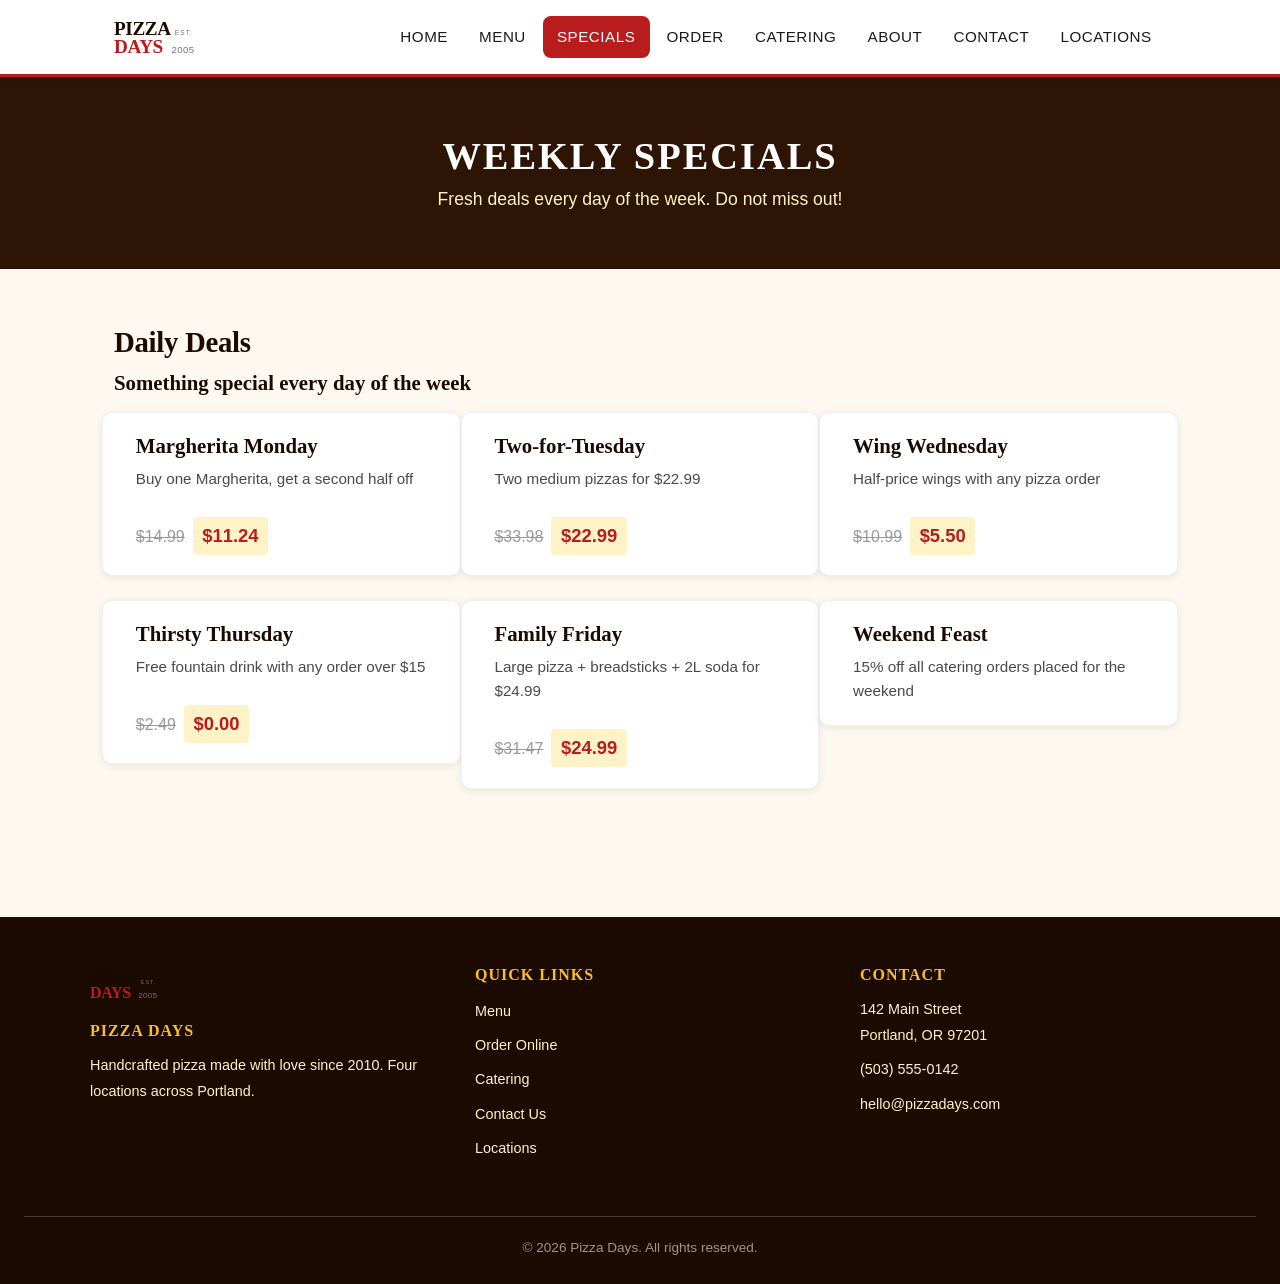
<file: specials.html>
<!DOCTYPE html>
<html lang="en">
<head>
  <meta charset="UTF-8">
  <meta name="viewport" content="width=device-width, initial-scale=1.0">
  <meta name="keywords" content="pizza specials, deals, weekly specials, discounts, Pizza Days, Portland pizza deals">
  <meta name="description" content="Check out this week's Pizza Days specials and deals. New offers every day of the week!">
  <title>Weekly Specials | Pizza Days</title>
  <link rel="stylesheet" href="css/styles.css">
</head>
<body>

  <!-- Header -->
  <header class="site-header">
    <div class="header-inner">
      <a href="index.html" class="logo-link">
        <img src="images/logo.svg" alt="Pizza Days Logo">
      </a>
      <button class="nav-toggle" aria-label="Toggle navigation">&#9776;</button>
      <nav class="main-nav">
        <ul>
          <li><a href="index.html">Home</a></li>
          <li><a href="menu.html">Menu</a></li>
          <li><a href="specials.html">Specials</a></li>
          <li><a href="order.html">Order</a></li>
          <li><a href="catering.html">Catering</a></li>
          <li><a href="about.html">About</a></li>
          <li><a href="contact.html">Contact</a></li>
          <li><a href="locations.html">Locations</a></li>
        </ul>
      </nav>
    </div>
  </header>

  <!-- Page Banner -->
  <section class="page-banner">
    <h1>Weekly Specials</h1>
    <p>Fresh deals every day of the week. Do not miss out!</p>
  </section>

  <!-- Specials Banner -->
  <section class="section">
    <h2>Daily Deals</h2>
    <h3>Something special every day of the week</h3>

    <div class="card-grid mt-1" id="specials-container">
      <!-- Built by specials.js -->
    </div>
  </section>

  <!-- Footer -->
  <footer class="site-footer">
    <div class="footer-inner">
      <div class="footer-col">
        <a href="index.html" class="logo-link"><img src="images/logo.svg" alt="Pizza Days Logo" style="height:40px; margin-bottom:0.5rem;"></a>
        <h3>Pizza Days</h3>
        <p>Handcrafted pizza made with love since 2010. Four locations across Portland.</p>
      </div>
      <div class="footer-col">
        <h3>Quick Links</h3>
        <ul>
          <li><a href="menu.html">Menu</a></li>
          <li><a href="order.html">Order Online</a></li>
          <li><a href="catering.html">Catering</a></li>
          <li><a href="contact.html">Contact Us</a></li>
          <li><a href="locations.html">Locations</a></li>
        </ul>
      </div>
      <div class="footer-col">
        <h3>Contact</h3>
        <p>142 Main Street<br>Portland, OR 97201</p>
        <p>(503) 555-0142</p>
        <p>hello@pizzadays.com</p>
      </div>
    </div>
    <div class="footer-bottom">
      &copy; <span id="footer-year"></span> Pizza Days. All rights reserved.
    </div>
  </footer>

  <script src="https://code.jquery.com/jquery-3.7.1.min.js"></script>
  <script src="js/main.js"></script>
  <script src="js/specials.js"></script>

</body>
</html>
</file>
<file: css/styles.css>
/* ==========================================================================
   Pizza Days - Main Stylesheet
   ========================================================================== */

/* --- CSS Reset & Base --- */
*, *::before, *::after {
  box-sizing: border-box;
  margin: 0;
  padding: 0;
}

html {
  scroll-behavior: smooth;
}

body {
  font-family: 'Segoe UI', Tahoma, Geneva, Verdana, sans-serif;
  color: #1a1a1a;
  background-color: #fdf8f0;
  line-height: 1.7;
  min-width: 320px;
}

img {
  max-width: 100%;
  height: auto;
  display: block;
}

a {
  color: #b91c1c;
  text-decoration: none;
  transition-property: color;
  transition-duration: 0.3s;
  transition-timing-function: ease;
}

a:hover {
  color: #ea580c;
}

h1, h2, h3 {
  font-family: Georgia, 'Times New Roman', serif;
  line-height: 1.2;
  color: #1a0a00;
}

h1 { font-size: 2.4rem; margin-bottom: 0.5em; letter-spacing: -0.5px; }
h2 { font-size: 1.8rem; margin-bottom: 0.4em; letter-spacing: -0.3px; }
h3 { font-size: 1.3rem; margin-bottom: 0.3em; }

p {
  color: #4a4a4a;
  margin-bottom: 0.6em;
}

p:last-child {
  margin-bottom: 0;
}

/* --- Header --- */
.site-header {
  background: #ffffff;
  box-shadow: 0 2px 8px rgba(0,0,0,0.08);
  position: sticky;
  top: 0;
  z-index: 100;
  border-bottom: 3px solid #b91c1c;
}

.header-inner {
  max-width: 1100px;
  margin: 0 auto;
  padding: 0.8rem 1.5rem;
  display: flex;
  align-items: center;
  justify-content: space-between;
}

.logo-link {
  display: inline-block;
}

.logo-link img {
  height: 48px;
  width: auto;
  transition-property: transform;
  transition-duration: 0.3s;
  transition-timing-function: ease;
}

.logo-link:hover img {
  transform: scale(1.05);
}

/* --- Navigation --- */
.main-nav ul {
  list-style: none;
  display: flex;
  flex-wrap: wrap;
}

.main-nav li {
  margin-left: 0.15rem;
}

.main-nav a {
  display: block;
  padding: 0.5rem 0.9rem;
  color: #1a1a1a;
  font-size: 0.95rem;
  font-weight: 500;
  text-transform: uppercase;
  letter-spacing: 0.5px;
  border-radius: 8px;
  position: relative;
  transition-property: background, color;
  transition-duration: 0.3s;
  transition-timing-function: ease;
}

.main-nav a::after {
  content: '';
  position: absolute;
  bottom: 2px;
  left: 50%;
  width: 0;
  height: 2px;
  background: #b91c1c;
  transition-property: width, left;
  transition-duration: 0.3s;
  transition-timing-function: ease;
}

.main-nav a:hover::after,
.main-nav a.active::after {
  width: 60%;
  left: 20%;
}

.main-nav a:hover,
.main-nav a.active {
  background: #b91c1c;
  color: #ffffff;
}

.main-nav a:hover::after,
.main-nav a.active::after {
  width: 0;
}

.nav-toggle {
  display: none;
  background: none;
  border: 2px solid #1a0a00;
  border-radius: 8px;
  padding: 0.4rem 0.6rem;
  font-size: 1.4rem;
  cursor: pointer;
  color: #1a0a00;
  transition-property: background, color;
  transition-duration: 0.3s;
  transition-timing-function: ease;
}

.nav-toggle:hover {
  background: #1a0a00;
  color: #ffffff;
}

/* --- Hero Section --- */
.hero {
  background: url('../images/hero-pizza.jpg') center/cover no-repeat;
  min-height: 480px;
  display: flex;
  align-items: center;
  justify-content: center;
  text-align: center;
  position: relative;
}

.hero::before {
  content: '';
  position: absolute;
  top: 0;
  left: 0;
  right: 0;
  bottom: 0;
  background: rgba(26, 10, 0, 0.6);
}

.hero-content {
  position: relative;
  z-index: 1;
  color: #ffffff;
  padding: 2.5rem 1.5rem;
  max-width: 720px;
}

.hero-content h1 {
  color: #ffffff;
  font-size: 3.2rem;
  margin-bottom: 0.4em;
  text-shadow: 2px 2px 12px rgba(0,0,0,0.6);
  letter-spacing: -1px;
  line-height: 1.15;
}

.hero-content p {
  font-size: 1.25rem;
  margin-bottom: 1.8rem;
  color: rgba(255,255,255,0.92);
  line-height: 1.6;
}

/* --- Buttons --- */
.btn {
  display: inline-block;
  padding: 0.8rem 2rem;
  border-radius: 8px;
  font-weight: 600;
  font-size: 1rem;
  cursor: pointer;
  border: none;
  text-transform: uppercase;
  letter-spacing: 0.8px;
  transition-property: background, transform, box-shadow;
  transition-duration: 0.3s;
  transition-timing-function: ease;
}

.btn:hover {
  transform: translateY(-2px);
  box-shadow: 0 4px 15px rgba(0,0,0,0.2);
}

.btn-primary {
  background: #b91c1c;
  color: #ffffff;
}

.btn-primary:hover {
  background: #dc2626;
  color: #ffffff;
}

.btn-secondary {
  background: #fbbf24;
  color: #1a0a00;
}

.btn-secondary:hover {
  background: #f59e0b;
  color: #1a0a00;
}

/* --- Page Sections --- */
.section {
  max-width: 1100px;
  margin: 0 auto;
  padding: 3.5rem 1.5rem;
}

.section-title {
  text-align: center;
  margin-bottom: 2.5rem;
}

.section-title h2 {
  display: inline-block;
  text-transform: uppercase;
  letter-spacing: 1px;
  font-size: 1.6rem;
}

/* --- Card Grid (Multi-Column Layout) --- */
.card-grid {
  display: flex;
  flex-wrap: wrap;
  margin-left: -0.75rem;
  margin-right: -0.75rem;
}

.card-grid > * {
  width: 100%;
  max-width: 33.333%;
  padding-left: 0.75rem;
  padding-right: 0.75rem;
  margin-bottom: 1.5rem;
}

.card {
  background: #ffffff;
  border-radius: 10px;
  box-shadow: 0 2px 8px rgba(0,0,0,0.08);
  overflow: hidden;
  transition-property: box-shadow, transform;
  transition-duration: 0.3s;
  transition-timing-function: ease;
  border: 1px solid rgba(0,0,0,0.06);
  height: 100%;
}

.card:hover {
  box-shadow: 0 8px 25px rgba(0,0,0,0.15);
  transform: translateY(-5px);
}

.card-img {
  width: 100%;
  height: 200px;
  object-fit: cover;
  transition-property: transform;
  transition-duration: 0.4s;
  transition-timing-function: ease;
}

.card:hover .card-img {
  transform: scale(1.05);
}

.card-body {
  padding: 1.3rem;
}

.card-body h3 {
  margin-bottom: 0.5rem;
  color: #1a0a00;
}

.card-body p {
  color: #4a4a4a;
  font-size: 0.95rem;
  line-height: 1.6;
}

.card-price {
  display: inline-block;
  margin-top: 0.6rem;
  font-weight: 700;
  font-size: 1.15rem;
  color: #b91c1c;
  background: #fef3c7;
  padding: 0.2rem 0.6rem;
  border-radius: 4px;
}

/* --- Page Banner (Internal Pages) --- */
.page-banner {
  background: #1a0a00;
  padding: 3.5rem 1.5rem;
  text-align: center;
  position: relative;
  overflow: hidden;
}

.page-banner::before {
  content: '';
  position: absolute;
  top: 0;
  left: 0;
  right: 0;
  bottom: 0;
  background: #5c2d0e;
  opacity: 0.3;
}

.page-banner h1 {
  color: #ffffff;
  margin-bottom: 0.4rem;
  position: relative;
  z-index: 1;
  text-transform: uppercase;
  letter-spacing: 2px;
}

.page-banner p {
  color: #fef3c7;
  font-size: 1.1rem;
  max-width: 600px;
  margin: 0 auto;
  position: relative;
  z-index: 1;
  line-height: 1.6;
}

/* --- Footer --- */
.site-footer {
  background: #1a0a00;
  color: #fef3c7;
  padding: 3rem 1.5rem 1.5rem;
  margin-top: 3rem;
}

.footer-inner {
  max-width: 1100px;
  margin: 0 auto;
  display: flex;
  flex-wrap: wrap;
  justify-content: space-between;
}

.footer-col {
  width: 30%;
  margin-bottom: 1.5rem;
}

.footer-col h3 {
  color: #fbbf24;
  margin-bottom: 0.8rem;
  text-transform: uppercase;
  letter-spacing: 1px;
  font-size: 1rem;
}

.footer-col p,
.footer-col a {
  color: #fef3c7;
  font-size: 0.9rem;
  line-height: 1.8;
}

.footer-col a {
  transition-property: color, padding-left;
  transition-duration: 0.3s;
  transition-timing-function: ease;
}

.footer-col a:hover {
  color: #fbbf24;
  padding-left: 4px;
}

.footer-col ul {
  list-style: none;
}

.footer-col ul li {
  margin-bottom: 0.4rem;
}

/* --- Utility --- */
.text-center { text-align: center; }
.mt-1 { margin-top: 1rem; }
.mt-2 { margin-top: 2rem; }
.mb-2 { margin-bottom: 2rem; }

/* --- Selection highlight --- */
::selection {
  background: #b91c1c;
  color: #ffffff;
}

/* --- Menu List --- */
.menu-list {
  list-style: none;
  padding: 0;
  margin: 0;
}
.menu-item {
  display: flex;
  justify-content: space-between;
  align-items: flex-start;
  padding: 1rem 0;
  border-bottom: 1px solid #e8e0d8;
}
.menu-item:last-child {
  border-bottom: none;
}
.menu-item-info h3 {
  margin: 0 0 0.25rem;
  color: #1a0a00;
  font-size: 1.05rem;
}
.menu-item-info p {
  margin: 0;
  color: #4a4a4a;
  font-size: 0.9rem;
  line-height: 1.5;
}
.menu-item-price {
  font-weight: 700;
  color: #b91c1c;
  font-size: 1.05rem;
  white-space: nowrap;
  margin-left: 1.5rem;
  padding-top: 0.1rem;
}

/* --- Two-Column Layout --- */
.two-col {
  display: flex;
  gap: 2rem;
}

.two-col > *:first-child {
  flex: 3;
}

.two-col > *:last-child {
  flex: 2;
}

/* --- Form Styles --- */
.form-group {
  margin-bottom: 1rem;
}

.form-group label {
  display: block;
  font-weight: 600;
  margin-bottom: 0.35rem;
  color: #1a0a00;
  font-size: 0.95rem;
}

.form-group input,
.form-group select,
.form-group textarea {
  width: 100%;
  padding: 0.65rem 0.85rem;
  border: 1px solid #d1d5db;
  border-radius: 8px;
  font-size: 0.95rem;
  font-family: inherit;
  background: #ffffff;
  color: #1a1a1a;
  transition-property: border-color, box-shadow;
  transition-duration: 0.3s;
  transition-timing-function: ease;
}

.form-group input:focus,
.form-group select:focus,
.form-group textarea:focus {
  outline: none;
  border-color: #b91c1c;
  box-shadow: 0 0 0 3px rgba(185, 28, 28, 0.12);
}

.form-group textarea {
  min-height: 120px;
  resize: vertical;
}

/* --- Validation Error --- */
.error-msg {
  display: none;
  color: #b91c1c;
  font-size: 0.82rem;
  margin-top: 0.3rem;
}

/* --- Has Error State --- */
.has-error .error-msg {
  display: block;
}

.has-error input,
.has-error select,
.has-error textarea {
  border-color: #b91c1c;
  box-shadow: 0 0 0 3px rgba(185, 28, 28, 0.1);
}

/* --- Modal Overlay --- */
.modal-overlay {
  display: none;
  position: fixed;
  top: 0;
  left: 0;
  width: 100%;
  height: 100%;
  background: rgba(0, 0, 0, 0.55);
  z-index: 1000;
  align-items: center;
  justify-content: center;
}

.modal-overlay.active {
  display: flex;
}

/* --- Modal Box --- */
.modal {
  background: #ffffff;
  padding: 2.5rem 2rem;
  border-radius: 12px;
  max-width: 480px;
  width: 90%;
  text-align: center;
  box-shadow: 0 12px 40px rgba(0, 0, 0, 0.25);
  position: relative;
}

.modal h2 {
  color: #1a0a00;
  margin-bottom: 0.6rem;
}

.modal p {
  color: #4a4a4a;
  margin-bottom: 1.5rem;
  line-height: 1.6;
}

/* --- Modal Close Button --- */
.modal-close {
  margin-top: 0.5rem;
}

/* --- Radio & Checkbox Groups --- */
.radio-group,
.checkbox-group {
  display: flex;
  flex-wrap: wrap;
  gap: 0.6rem 1.5rem;
  padding: 0.4rem 0;
}

.radio-group label,
.checkbox-group label {
  display: inline-flex;
  align-items: center;
  gap: 0.35rem;
  font-weight: 400;
  cursor: pointer;
  font-size: 0.95rem;
}

.radio-group input,
.checkbox-group input {
  width: auto;
  margin: 0;
}

/* --- Order Summary Sidebar --- */
.order-summary {
  background: #ffffff;
  padding: 1.5rem;
  border-radius: 10px;
  box-shadow: 0 2px 8px rgba(0, 0, 0, 0.08);
  border: 1px solid rgba(0, 0, 0, 0.06);
  position: sticky;
  top: 6rem;
  align-self: flex-start;
}

.order-summary h3 {
  color: #1a0a00;
  margin-bottom: 1rem;
  padding-bottom: 0.6rem;
  border-bottom: 2px solid #fbbf24;
}

/* --- Order Item --- */
.order-item {
  display: flex;
  justify-content: space-between;
  align-items: center;
  padding: 0.6rem 0;
  border-bottom: 1px solid #f0e9df;
  font-size: 0.92rem;
  color: #4a4a4a;
}

.order-item:last-child {
  border-bottom: none;
}

/* --- Order Total --- */
.order-total {
  display: flex;
  justify-content: space-between;
  align-items: center;
  padding-top: 0.8rem;
  margin-top: 0.5rem;
  border-top: 2px solid #1a0a00;
  font-weight: 700;
  font-size: 1.15rem;
  color: #1a0a00;
}

/* --- Feature List --- */
.feature-list {
  list-style: none;
  padding: 0;
}

.feature-list li {
  position: relative;
  padding: 0.4rem 0 0.4rem 1.5rem;
  color: #4a4a4a;
  line-height: 1.6;
}

.feature-list li::before {
  content: '\2713';
  position: absolute;
  left: 0;
  color: #b91c1c;
  font-weight: 700;
}

/* --- Numbered List --- */
.numbered-list {
  list-style: none;
  padding: 0;
  counter-reset: item;
}

.numbered-list li {
  counter-increment: item;
  position: relative;
  padding: 0.5rem 0 0.5rem 2.2rem;
  color: #4a4a4a;
  line-height: 1.6;
}

.numbered-list li::before {
  content: counter(item);
  position: absolute;
  left: 0;
  top: 0.45rem;
  width: 1.6rem;
  height: 1.6rem;
  background: #b91c1c;
  color: #ffffff;
  border-radius: 50%;
  font-size: 0.8rem;
  font-weight: 700;
  display: flex;
  align-items: center;
  justify-content: center;
}

/* --- Package Card --- */
.package-card {
  background: #ffffff;
  padding: 2rem 1.5rem;
  border-radius: 10px;
  box-shadow: 0 2px 8px rgba(0, 0, 0, 0.08);
  border: 1px solid rgba(0, 0, 0, 0.06);
  border-bottom: 4px solid #b91c1c;
  text-align: center;
  transition-property: box-shadow, transform;
  transition-duration: 0.3s;
  transition-timing-function: ease;
}

.package-card:hover {
  box-shadow: 0 8px 25px rgba(0, 0, 0, 0.15);
  transform: translateY(-5px);
}

.package-card h3 {
  color: #1a0a00;
  font-size: 1.3rem;
  margin-bottom: 0.6rem;
}

/* --- Featured Package Card --- */
.package-card.featured {
  border-bottom: 4px solid #fbbf24;
  box-shadow: 0 4px 16px rgba(251, 191, 36, 0.25);
  position: relative;
  transform: scale(1.03);
}

.package-card.featured::before {
  content: 'Most Popular';
  position: absolute;
  top: -0.7rem;
  left: 50%;
  transform: translateX(-50%);
  background: #fbbf24;
  color: #1a0a00;
  font-size: 0.75rem;
  font-weight: 700;
  text-transform: uppercase;
  letter-spacing: 0.8px;
  padding: 0.2rem 1rem;
  border-radius: 20px;
}

.package-card.featured:hover {
  box-shadow: 0 8px 30px rgba(251, 191, 36, 0.35);
}

/* --- Package Price --- */
.package-price {
  font-size: 2rem;
  font-weight: 700;
  color: #b91c1c;
  margin-bottom: 1rem;
}

.package-price span {
  font-size: 0.9rem;
  font-weight: 400;
  color: #717171;
}

/* --- Specials Banner --- */
.specials-banner {
  background: #1a0a00;
  color: #ffffff;
  padding: 2rem;
  border-radius: 10px;
  text-align: center;
  margin-bottom: 2rem;
}

.specials-banner h2 {
  color: #fbbf24;
  margin-bottom: 0.4rem;
}

.specials-banner p {
  color: #fef3c7;
  margin-bottom: 0;
}

/* --- Location Card --- */
.location-card {
  background: #ffffff;
  padding: 1.5rem;
  border-radius: 10px;
  box-shadow: 0 2px 8px rgba(0, 0, 0, 0.08);
  border: 1px solid rgba(0, 0, 0, 0.06);
  transition-property: box-shadow, transform;
  transition-duration: 0.3s;
  transition-timing-function: ease;
}

.location-card:hover {
  box-shadow: 0 8px 25px rgba(0, 0, 0, 0.15);
  transform: translateY(-3px);
}

.location-card h3 {
  color: #1a0a00;
  margin-bottom: 0.6rem;
  font-size: 1.15rem;
}

.location-card p {
  color: #4a4a4a;
  font-size: 0.92rem;
  margin-bottom: 0.4rem;
  line-height: 1.6;
}

/* --- Footer Bottom --- */
.footer-bottom {
  border-top: 1px solid rgba(254, 243, 199, 0.2);
  margin-top: 1.5rem;
  padding-top: 1.2rem;
  text-align: center;
  font-size: 0.85rem;
  color: rgba(254, 243, 199, 0.6);
}

/* ==========================================================================
   Responsive Design
   ========================================================================== */

@media (max-width: 768px) {
  .nav-toggle {
    display: block;
  }

  .main-nav ul {
    display: none;
    flex-direction: column;
    position: absolute;
    top: 100%;
    left: 0;
    right: 0;
    background: #ffffff;
    box-shadow: 0 6px 20px rgba(0,0,0,0.12);
    padding: 0.5rem;
  }

  .main-nav ul.open {
    display: flex;
  }

  .main-nav li {
    margin-left: 0;
  }

  .main-nav a {
    padding: 0.8rem 1rem;
  }

  .hero-content h1 {
    font-size: 2rem;
  }

  .hero {
    min-height: 350px;
  }

  .footer-col {
    width: 100%;
  }

  h1 { font-size: 1.8rem; }
  h2 { font-size: 1.4rem; }

  .card-grid > * {
    max-width: 50%;
  }

  .two-col {
    flex-direction: column;
    gap: 1.5rem;
  }

  .two-col > *:first-child,
  .two-col > *:last-child {
    flex: 1 1 100%;
  }

  .modal {
    padding: 2rem 1.5rem;
    max-width: 92%;
  }

  .package-card.featured {
    transform: scale(1);
  }

  .order-summary {
    position: static;
  }
}

@media (max-width: 600px) {
  .card-grid > * {
    max-width: 100%;
  }

  .package-card {
    margin-bottom: 1.5rem;
  }

  .specials-banner {
    padding: 1.5rem 1rem;
  }

  .specials-banner h2 {
    font-size: 1.3rem;
  }
}

@media (max-width: 480px) {
  .header-inner {
    padding: 0.6rem 1rem;
  }

  .hero-content h1 {
    font-size: 1.6rem;
  }

  .hero-content p {
    font-size: 1rem;
  }

  .section {
    padding: 2rem 1rem;
  }

  .btn {
    padding: 0.6rem 1.2rem;
    font-size: 0.9rem;
  }

  .modal {
    padding: 1.5rem 1rem;
  }

  .package-price {
    font-size: 1.6rem;
  }

  .radio-group,
  .checkbox-group {
    flex-direction: column;
    gap: 0.5rem;
  }
}

@media (max-width: 400px) {
  body {
    font-size: 14px;
  }

  .header-inner {
    padding: 0.5rem 0.8rem;
  }

  .logo-link img {
    height: 35px;
  }

  .hero {
    min-height: 250px;
  }

  .hero-content h1 {
    font-size: 1.4rem;
  }

  .section {
    padding: 1.5rem 0.8rem;
  }
}
</file>
